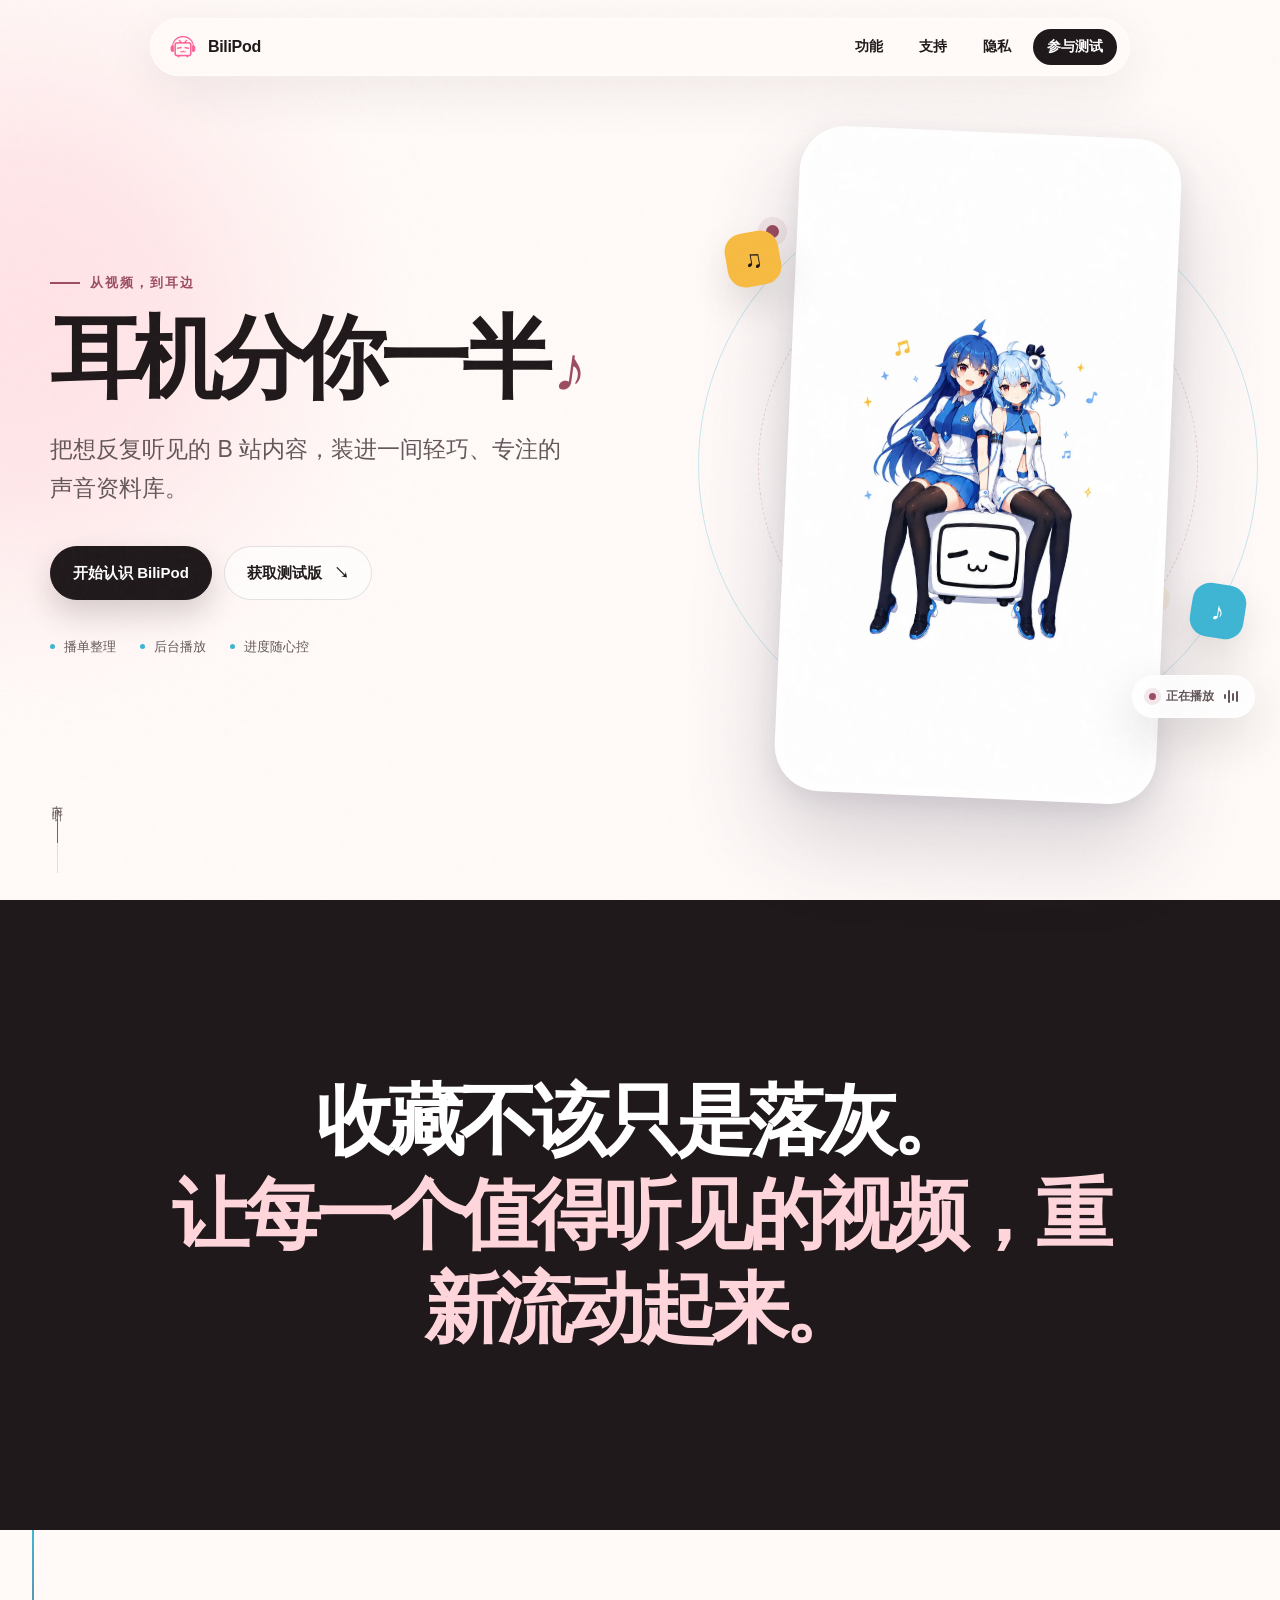
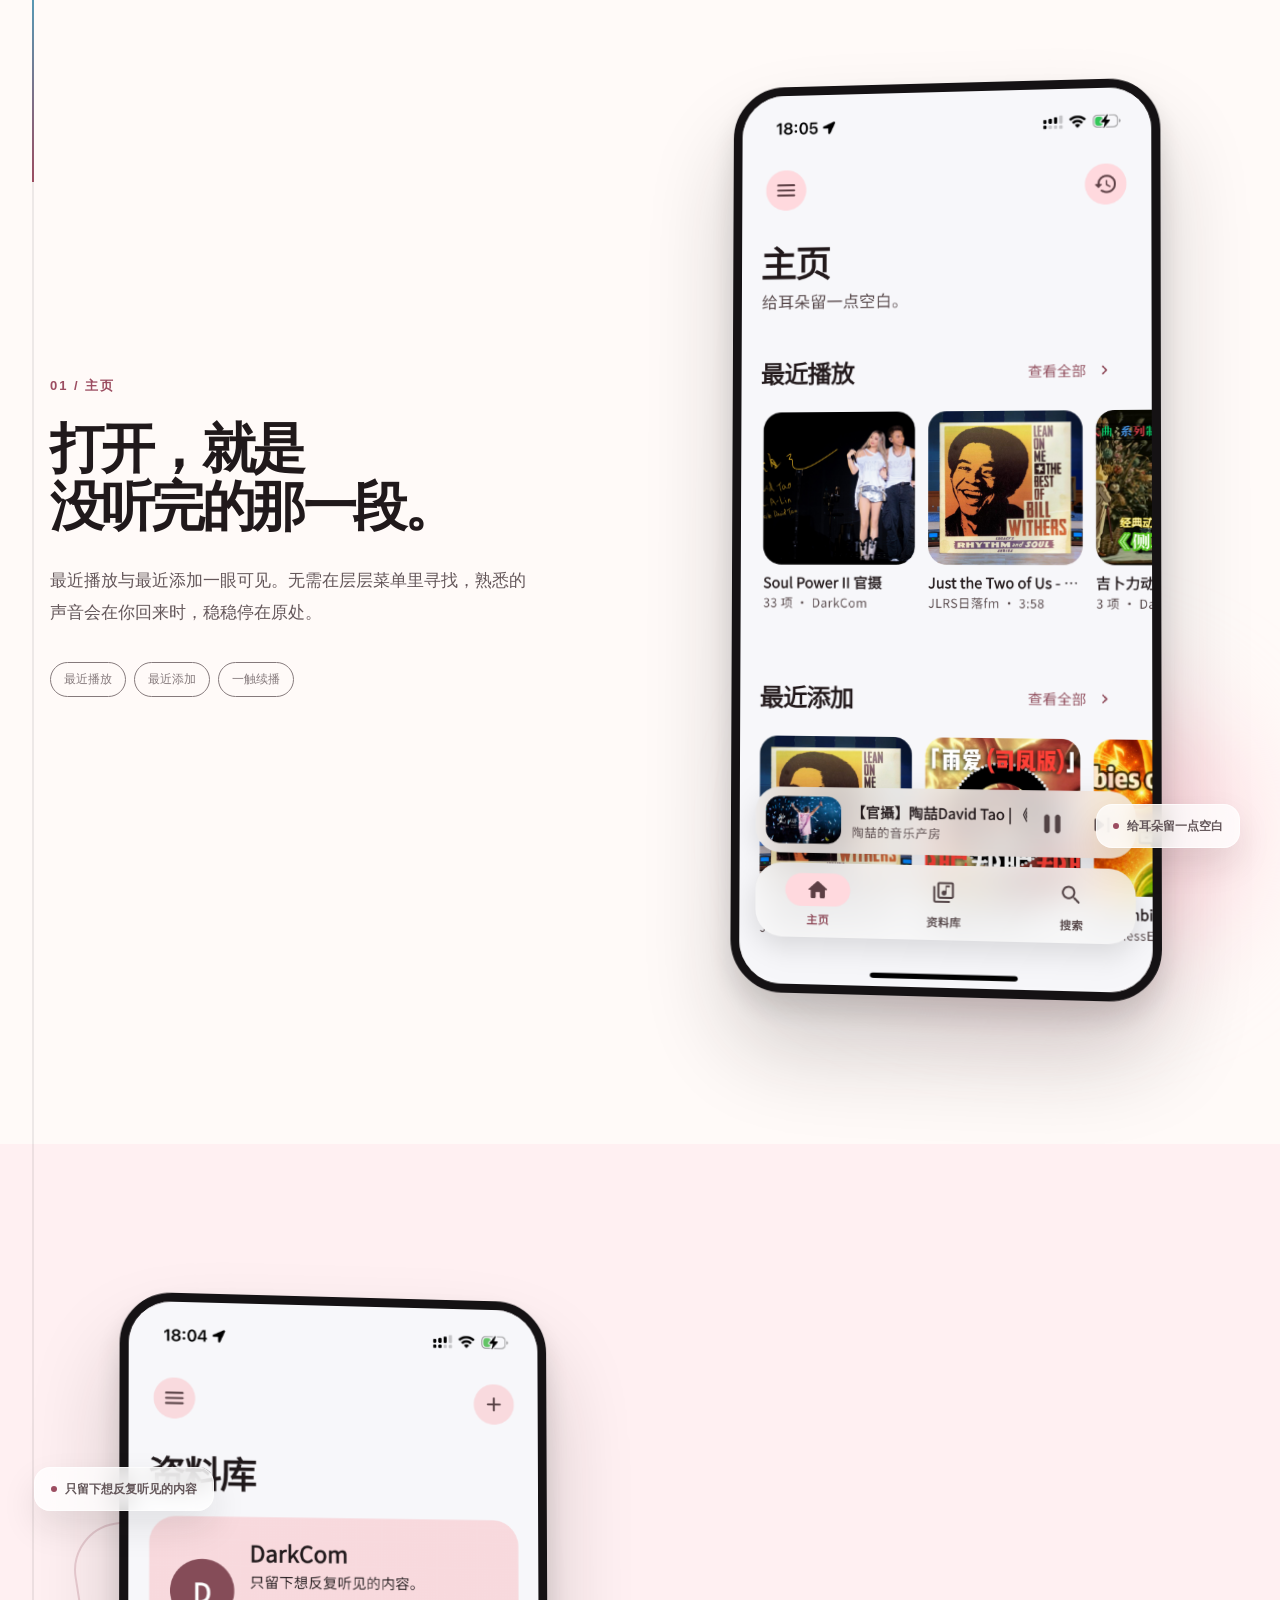
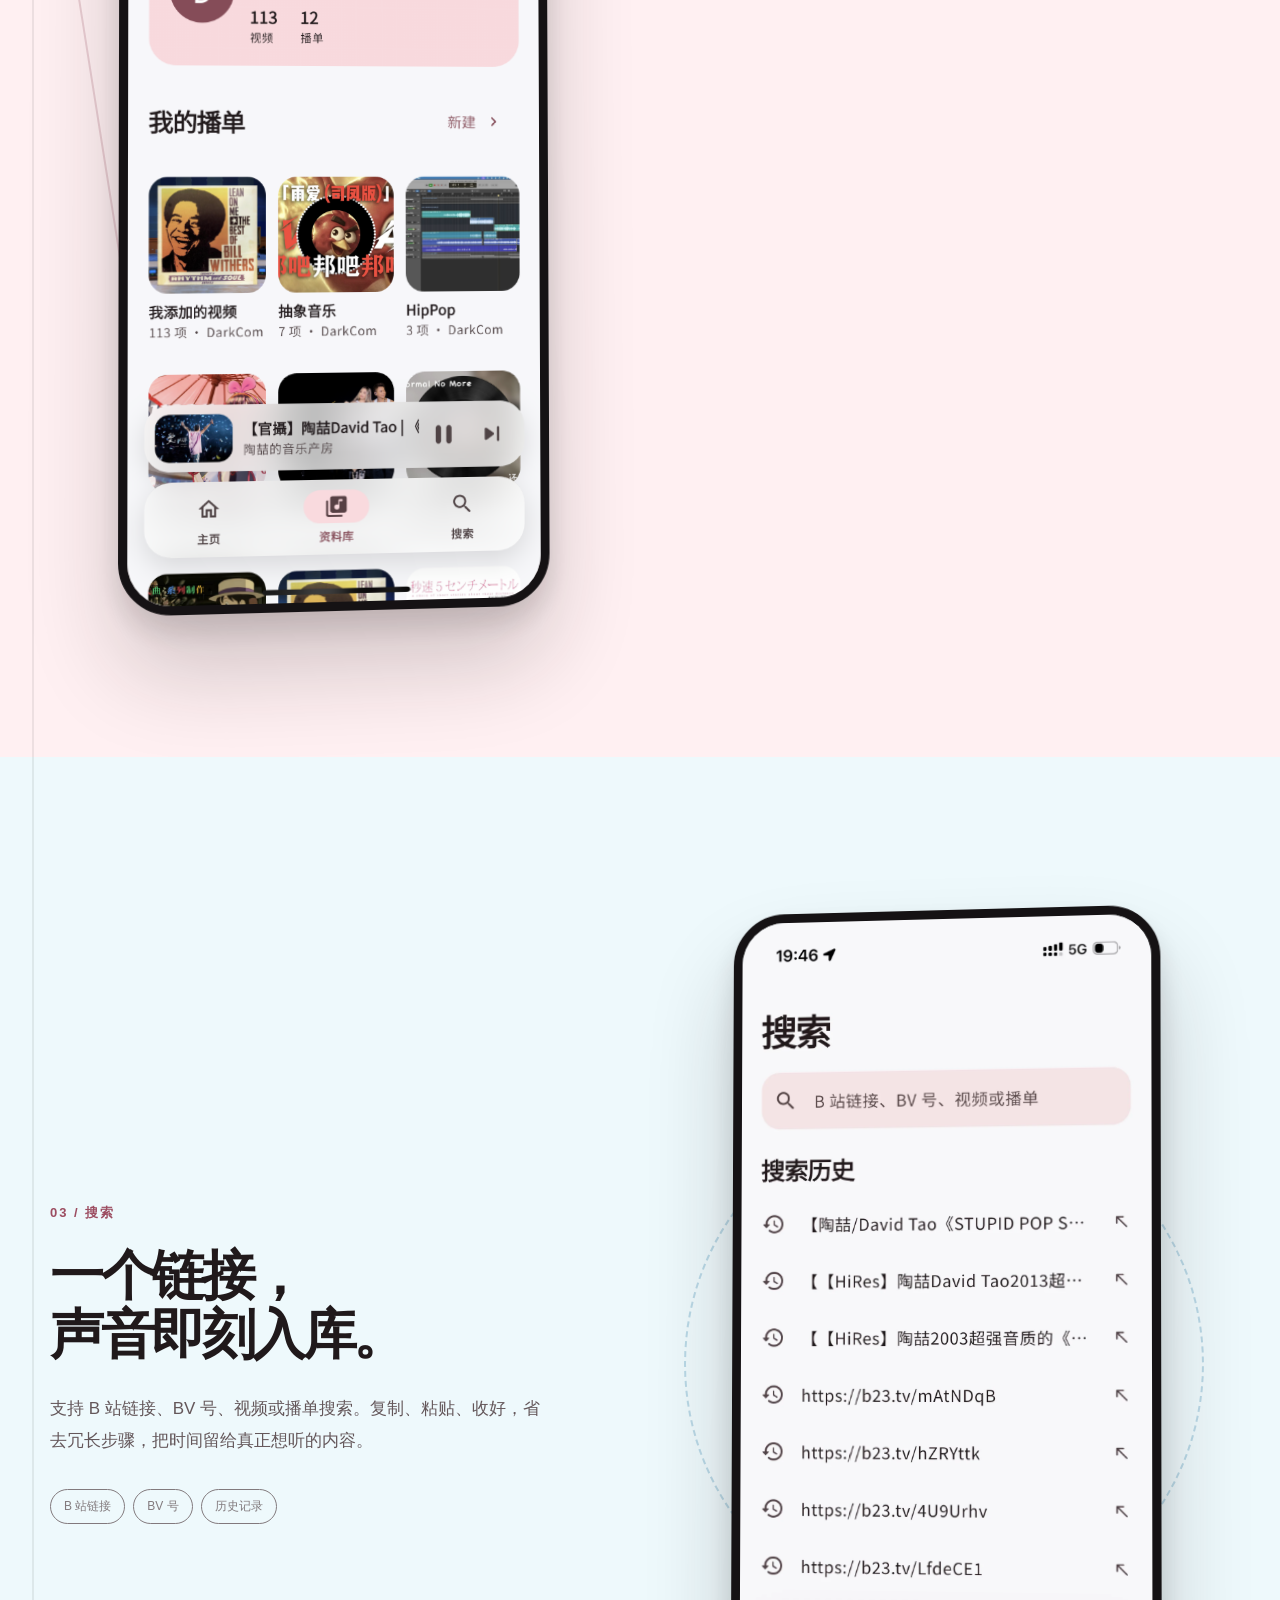
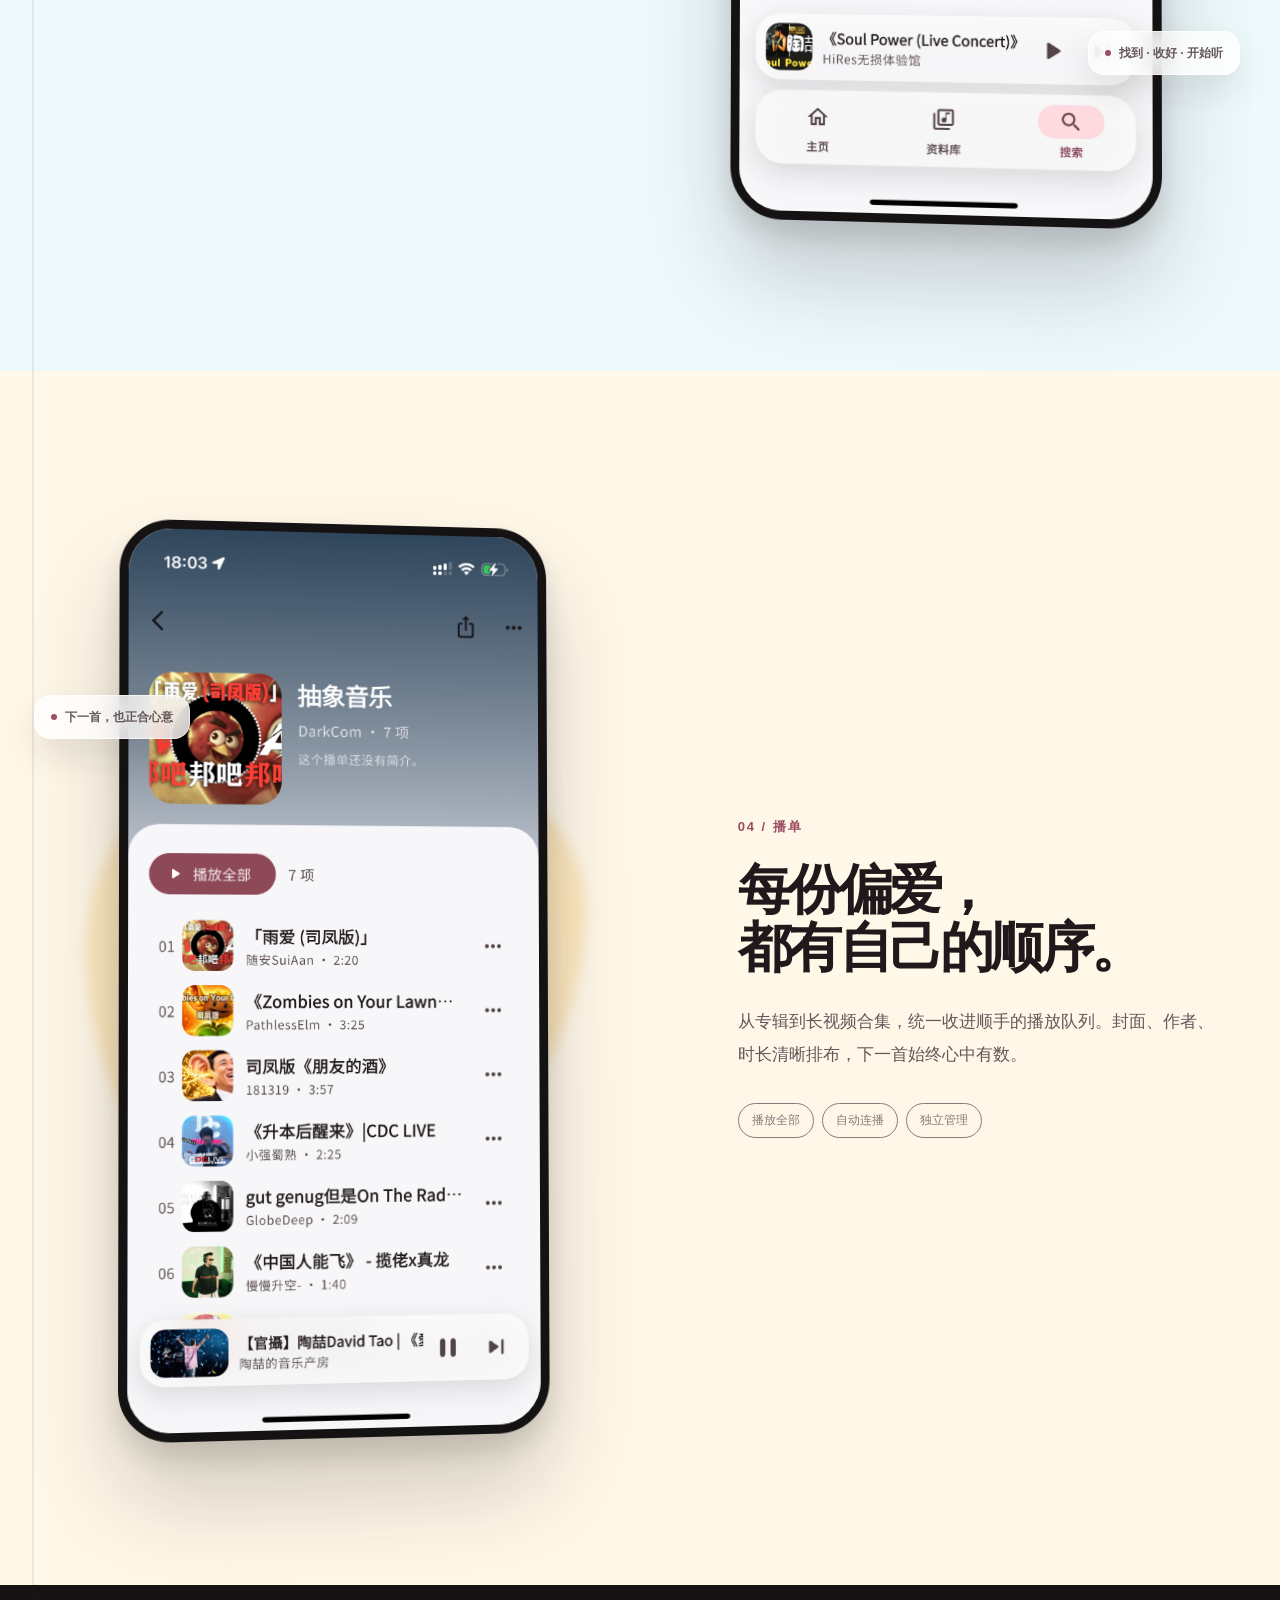
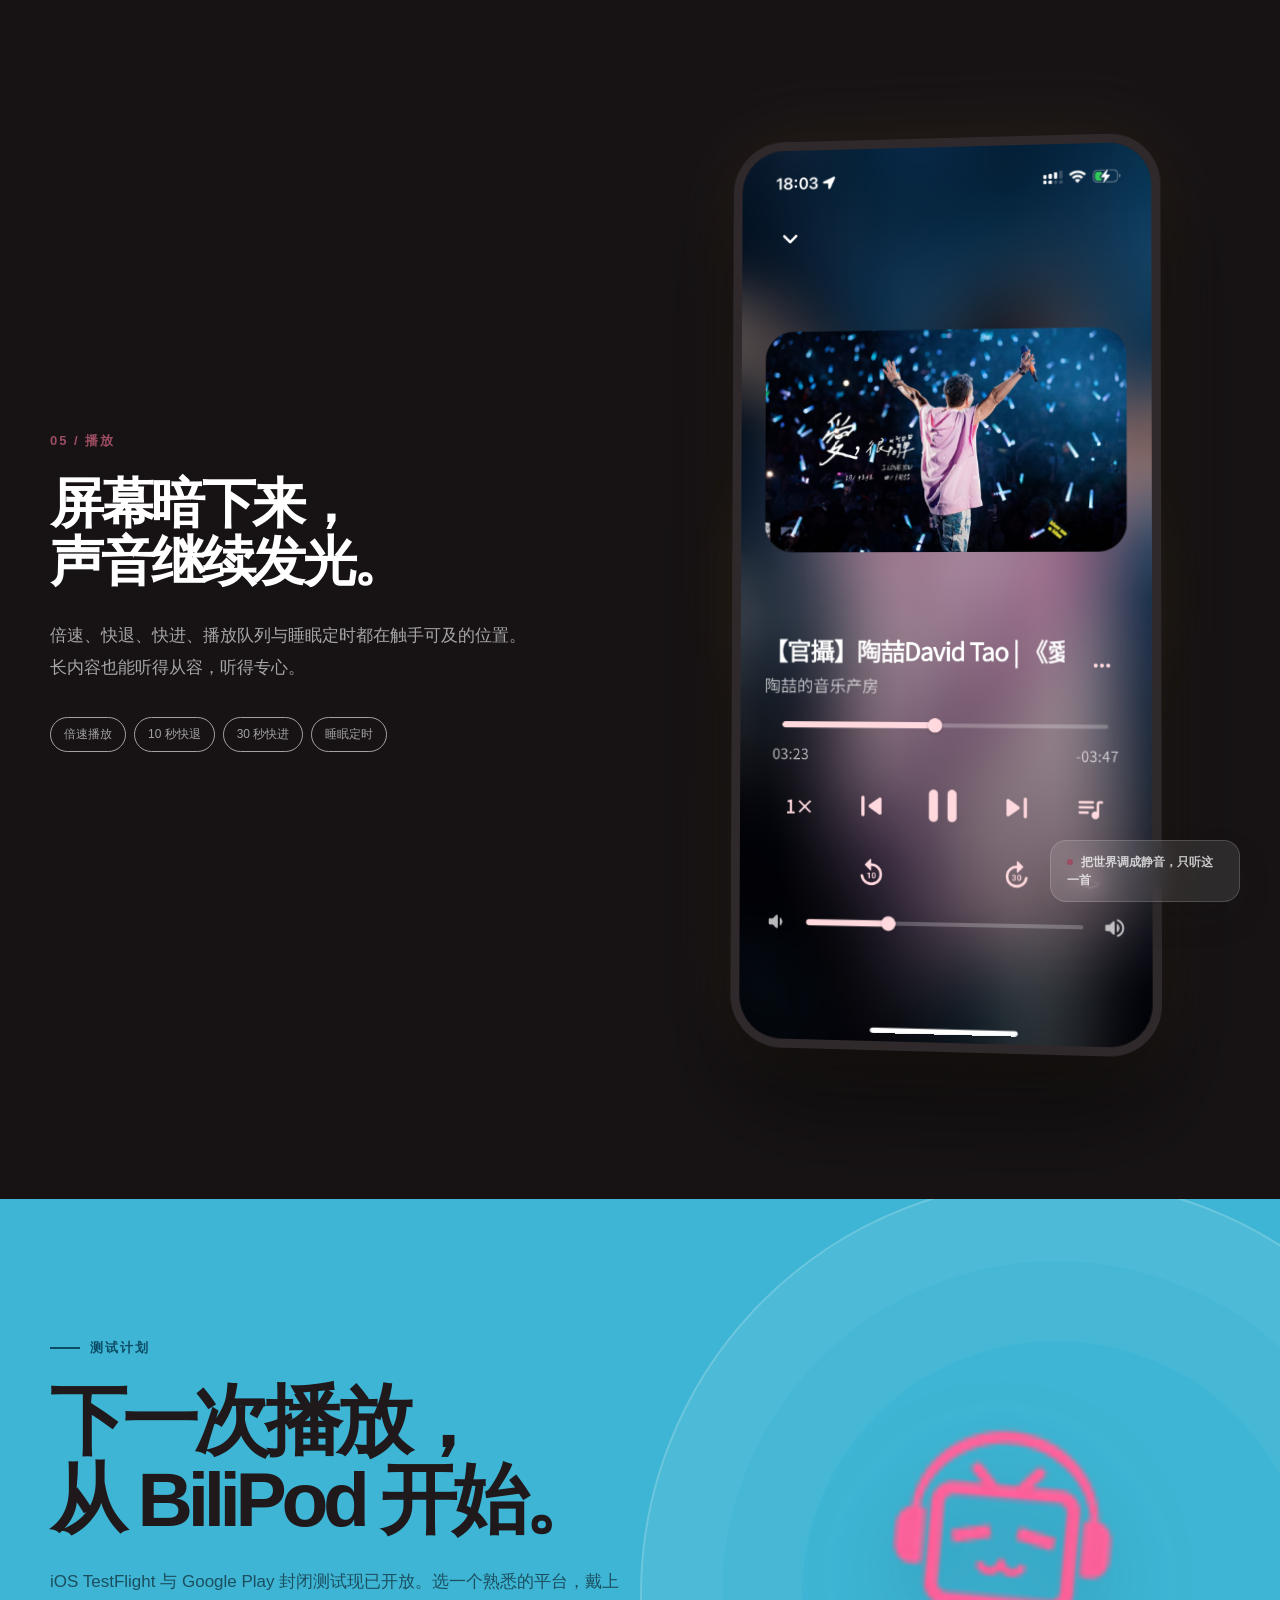
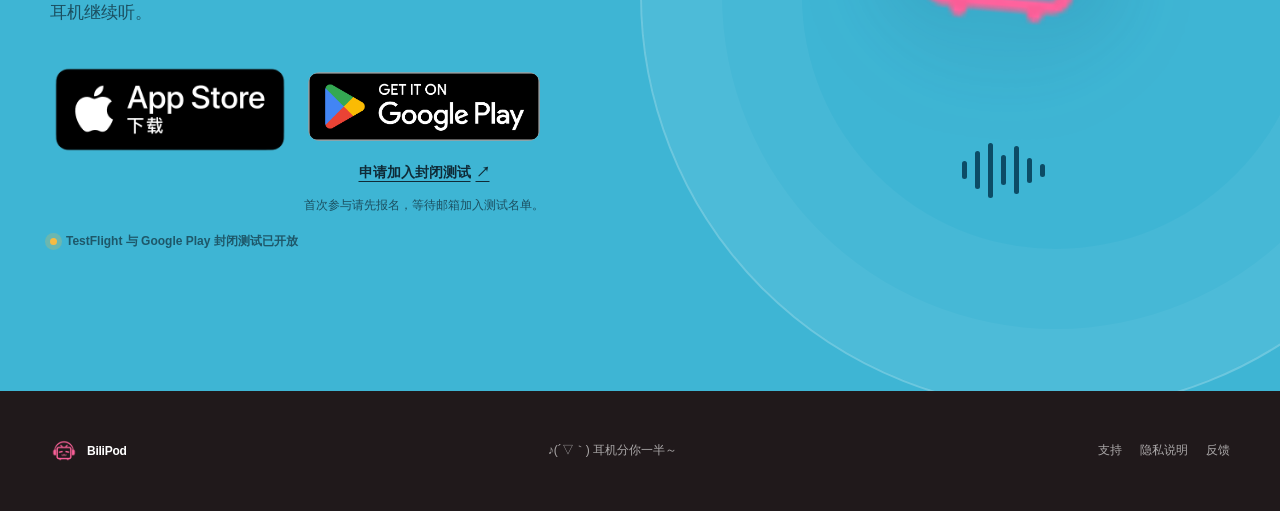
<file: index.html>
<!doctype html>
<html lang="zh-CN">
  <head>
    <meta charset="UTF-8" />
    <meta name="viewport" content="width=device-width, initial-scale=1.0" />
    <meta name="theme-color" content="#fff8f6" />
    <meta
      name="description"
      content="BiliPod，把喜欢的哔哩哔哩视频整理成播单，随时随地，戴上耳机继续听。"
    />
    <title>BiliPod ♪(´▽｀) 耳机分你一半～-BiliPod</title>
    <link rel="icon" type="image/png" href="./favicon.png" />
    <link rel="apple-touch-icon" href="./favicon.png" />
    <link rel="preload" as="image" href="./assets/splashscreen.webp" fetchpriority="high" />
    <link rel="stylesheet" href="./styles.css" />
    <script src="./script.js" defer></script>
  </head>
  <body>
    <a class="skip-link" href="#features">跳到功能介绍</a>

    <header class="site-header" aria-label="网站导航">
      <a class="brand" href="#top" aria-label="返回顶部">
        <img src="./favicon.png" alt="" width="32" height="32" />
        <span>BiliPod</span>
      </a>
      <nav aria-label="页面章节">
        <a class="nav-optional" href="#features">功能</a>
        <a href="./support/">支持</a>
        <a class="nav-optional" href="./privacy/">隐私</a>
        <a class="nav-download" href="#download">参与测试</a>
      </nav>
    </header>

    <main id="top">
      <section class="hero" aria-labelledby="hero-title">
        <div class="hero-copy reveal">
          <div class="eyebrow"><span></span> 从视频，到耳边</div>
          <h1 id="hero-title">耳机分你一半<span class="music-mark">♪</span></h1>
          <p class="hero-lead">
            把想反复听见的 B 站内容，装进一间轻巧、专注的声音资料库。
          </p>
          <div class="hero-actions">
            <a class="button primary" href="#features">开始认识 BiliPod</a>
            <a class="button secondary" href="#download">获取测试版 <span>↘</span></a>
          </div>
          <div class="hero-notes" role="list" aria-label="产品特点">
            <span role="listitem">播单整理</span>
            <span role="listitem">后台播放</span>
            <span role="listitem">进度随心控</span>
          </div>
        </div>

        <div class="hero-visual reveal" role="img" aria-label="BiliPod 开屏插画">
          <div class="orbit orbit-one"></div>
          <div class="orbit orbit-two"></div>
          <div class="splash-card">
            <img src="./assets/splashscreen.webp" width="941" height="1672" alt="BiliPod 开屏插画：两位戴着耳机的女孩坐在小电视上" fetchpriority="high" />
          </div>
          <div class="floating-note note-one" aria-hidden="true">♫</div>
          <div class="floating-note note-two" aria-hidden="true">♪</div>
          <div class="playing-pill" aria-hidden="true">
            <span class="playing-dot"></span>
            <span>正在播放</span>
            <span class="mini-wave"><i></i><i></i><i></i><i></i></span>
          </div>
        </div>

        <div class="scroll-cue" aria-hidden="true"><span>向下听</span><i></i></div>
      </section>

      <section class="manifesto" aria-label="产品简介">
        <p class="reveal">
          收藏不该只是落灰。<br />
          <span>让每一个值得听见的视频，重新流动起来。</span>
        </p>
      </section>

      <section class="feature-story" id="features" aria-label="功能介绍">
        <div class="chapter-line" aria-hidden="true">
          <span class="chapter-progress"></span>
        </div>

        <article class="feature feature-home" id="home">
          <div class="feature-copy reveal">
            <p class="chapter-number">01 / 主页</p>
            <h2>打开，就是<br />没听完的那一段。</h2>
            <p>
              最近播放与最近添加一眼可见。无需在层层菜单里寻找，熟悉的声音会在你回来时，稳稳停在原处。
            </p>
            <ul class="feature-tags" aria-label="主页功能">
              <li>最近播放</li>
              <li>最近添加</li>
              <li>一触续播</li>
            </ul>
          </div>
          <div class="phone-stage reveal">
            <div class="phone-shadow"></div>
            <figure class="phone phone-light">
              <img src="./assets/screens/home-1e6c933986.webp" width="1206" height="2622" alt="BiliPod 主页界面，展示最近播放和最近添加的内容" loading="lazy" />
            </figure>
            <div class="annotation annotation-right">给耳朵留一点空白</div>
          </div>
        </article>

        <article class="feature feature-library" id="library">
          <div class="feature-copy reveal">
            <p class="chapter-number">02 / 资料库</p>
            <h2>喜欢的内容，<br />终于井井有条。</h2>
            <p>
              视频与播单都归入你的个人资料库。按心情、歌手或主题整理，让每次想听都有清晰入口。
            </p>
            <ul class="feature-tags" aria-label="资料库功能">
              <li>自定义播单</li>
              <li>内容归档</li>
              <li>数量概览</li>
            </ul>
          </div>
          <div class="phone-stage reveal">
            <div class="library-card-back" aria-hidden="true"></div>
            <figure class="phone phone-light">
              <img src="./assets/screens/library-2f184ec45a.webp" width="1206" height="2622" alt="BiliPod 资料库界面，展示视频与自建播单" loading="lazy" />
            </figure>
            <div class="annotation annotation-left">只留下想反复听见的内容</div>
          </div>
        </article>

        <article class="feature feature-search" id="search">
          <div class="feature-copy reveal">
            <p class="chapter-number">03 / 搜索</p>
            <h2>一个链接，<br />声音即刻入库。</h2>
            <p>
              支持 B 站链接、BV 号、视频或播单搜索。复制、粘贴、收好，省去冗长步骤，把时间留给真正想听的内容。
            </p>
            <ul class="feature-tags" aria-label="搜索功能">
              <li>B 站链接</li>
              <li>BV 号</li>
              <li>历史记录</li>
            </ul>
          </div>
          <div class="phone-stage reveal">
            <div class="search-loop" aria-hidden="true"></div>
            <figure class="phone phone-light">
              <img src="./assets/screens/search.webp" width="1206" height="2622" alt="BiliPod 搜索界面，可通过 B 站链接、BV 号、视频或播单搜索" loading="lazy" />
            </figure>
            <div class="annotation annotation-right">找到 · 收好 · 开始听</div>
          </div>
        </article>

        <article class="feature feature-playlist" id="playlist">
          <div class="feature-copy reveal">
            <p class="chapter-number">04 / 播单</p>
            <h2>每份偏爱，<br />都有自己的顺序。</h2>
            <p>
              从专辑到长视频合集，统一收进顺手的播放队列。封面、作者、时长清晰排布，下一首始终心中有数。
            </p>
            <ul class="feature-tags" aria-label="播单功能">
              <li>播放全部</li>
              <li>自动连播</li>
              <li>独立管理</li>
            </ul>
          </div>
          <div class="phone-stage reveal">
            <div class="playlist-wash" aria-hidden="true"></div>
            <figure class="phone phone-light">
              <img src="./assets/screens/playlist-8164f5744c.webp" width="1206" height="2622" alt="BiliPod 播单详情界面，展示按顺序排列的音视频内容" loading="lazy" />
            </figure>
            <div class="annotation annotation-left">下一首，也正合心意</div>
          </div>
        </article>

        <article class="feature feature-player" id="player">
          <div class="feature-copy reveal">
            <p class="chapter-number">05 / 播放</p>
            <h2>屏幕暗下来，<br />声音继续发光。</h2>
            <p>
              倍速、快退、快进、播放队列与睡眠定时都在触手可及的位置。长内容也能听得从容，听得专心。
            </p>
            <ul class="feature-tags" aria-label="播放功能">
              <li>倍速播放</li>
              <li>10 秒快退</li>
              <li>30 秒快进</li>
              <li>睡眠定时</li>
            </ul>
          </div>
          <div class="phone-stage reveal">
            <div class="player-glow" aria-hidden="true"></div>
            <figure class="phone phone-dark">
              <img src="./assets/screens/player-66c8e9fb34.webp" width="1206" height="2622" alt="BiliPod 播放界面，包含进度、倍速、快进快退与睡眠定时控制" loading="lazy" />
            </figure>
            <div class="annotation annotation-right annotation-dark">把世界调成静音，只听这一首</div>
          </div>
        </article>
      </section>

      <section class="closing" id="download" aria-labelledby="download-title">
        <div class="closing-orbit" aria-hidden="true"></div>
        <div class="closing-copy reveal">
          <p class="eyebrow"><span></span> 测试计划</p>
          <h2 id="download-title">下一次播放，<br />从 BiliPod 开始。</h2>
          <p>iOS TestFlight 与 Google Play 封闭测试现已开放。选一个熟悉的平台，戴上耳机继续听。</p>
          <div class="download-badges" role="group" aria-label="测试版下载入口">
            <a
              class="download-badge"
              href="https://testflight.apple.com/join/SYKjtbpe"
              target="_blank"
              rel="noopener noreferrer"
              aria-label="通过 TestFlight 参与 BiliPod iOS 测试（在新窗口打开）"
            >
              <img src="./assets/app-store-badge.png" alt="通过 TestFlight 下载 BiliPod iOS 测试版" />
            </a>
            <div class="android-download">
              <a
                class="download-badge"
                href="https://play.google.com/apps/testing/com.wangzehan.bilipod"
                target="_blank"
                rel="noopener noreferrer"
                aria-label="通过 Google Play 参与 BiliPod Android 封闭测试（在新窗口打开）"
              >
                <img src="./assets/google-play-badge-transparent.png" alt="在 Google Play 下载 BiliPod Android 测试版" />
              </a>
              <a
                class="test-application"
                href="https://wj.qq.com/s2/28402579/y84z/"
                target="_blank"
                rel="noopener noreferrer"
                aria-label="申请加入 BiliPod Android 封闭测试（在新窗口打开）"
              >申请加入封闭测试 <span aria-hidden="true">↗</span></a>
              <p class="test-application-note">首次参与请先报名，等待邮箱加入测试名单。</p>
            </div>
          </div>
          <p class="availability"><span></span> TestFlight 与 Google Play 封闭测试已开放</p>
        </div>
        <div class="closing-art reveal" aria-hidden="true">
          <img src="./favicon.png" alt="" />
          <div class="closing-wave"><i></i><i></i><i></i><i></i><i></i><i></i><i></i></div>
        </div>
      </section>
    </main>

    <footer>
      <a class="brand" href="#top">
        <img src="./favicon.png" alt="" width="28" height="28" />
        <span>BiliPod</span>
      </a>
      <p>♪(´▽｀) 耳机分你一半～</p>
      <nav class="footer-links" aria-label="帮助与政策">
        <a href="./support/">支持</a>
        <a href="./privacy/">隐私说明</a>
        <a href="mailto:feedback@bilipod.com">反馈</a>
      </nav>
    </footer>
  </body>
</html>
</file>
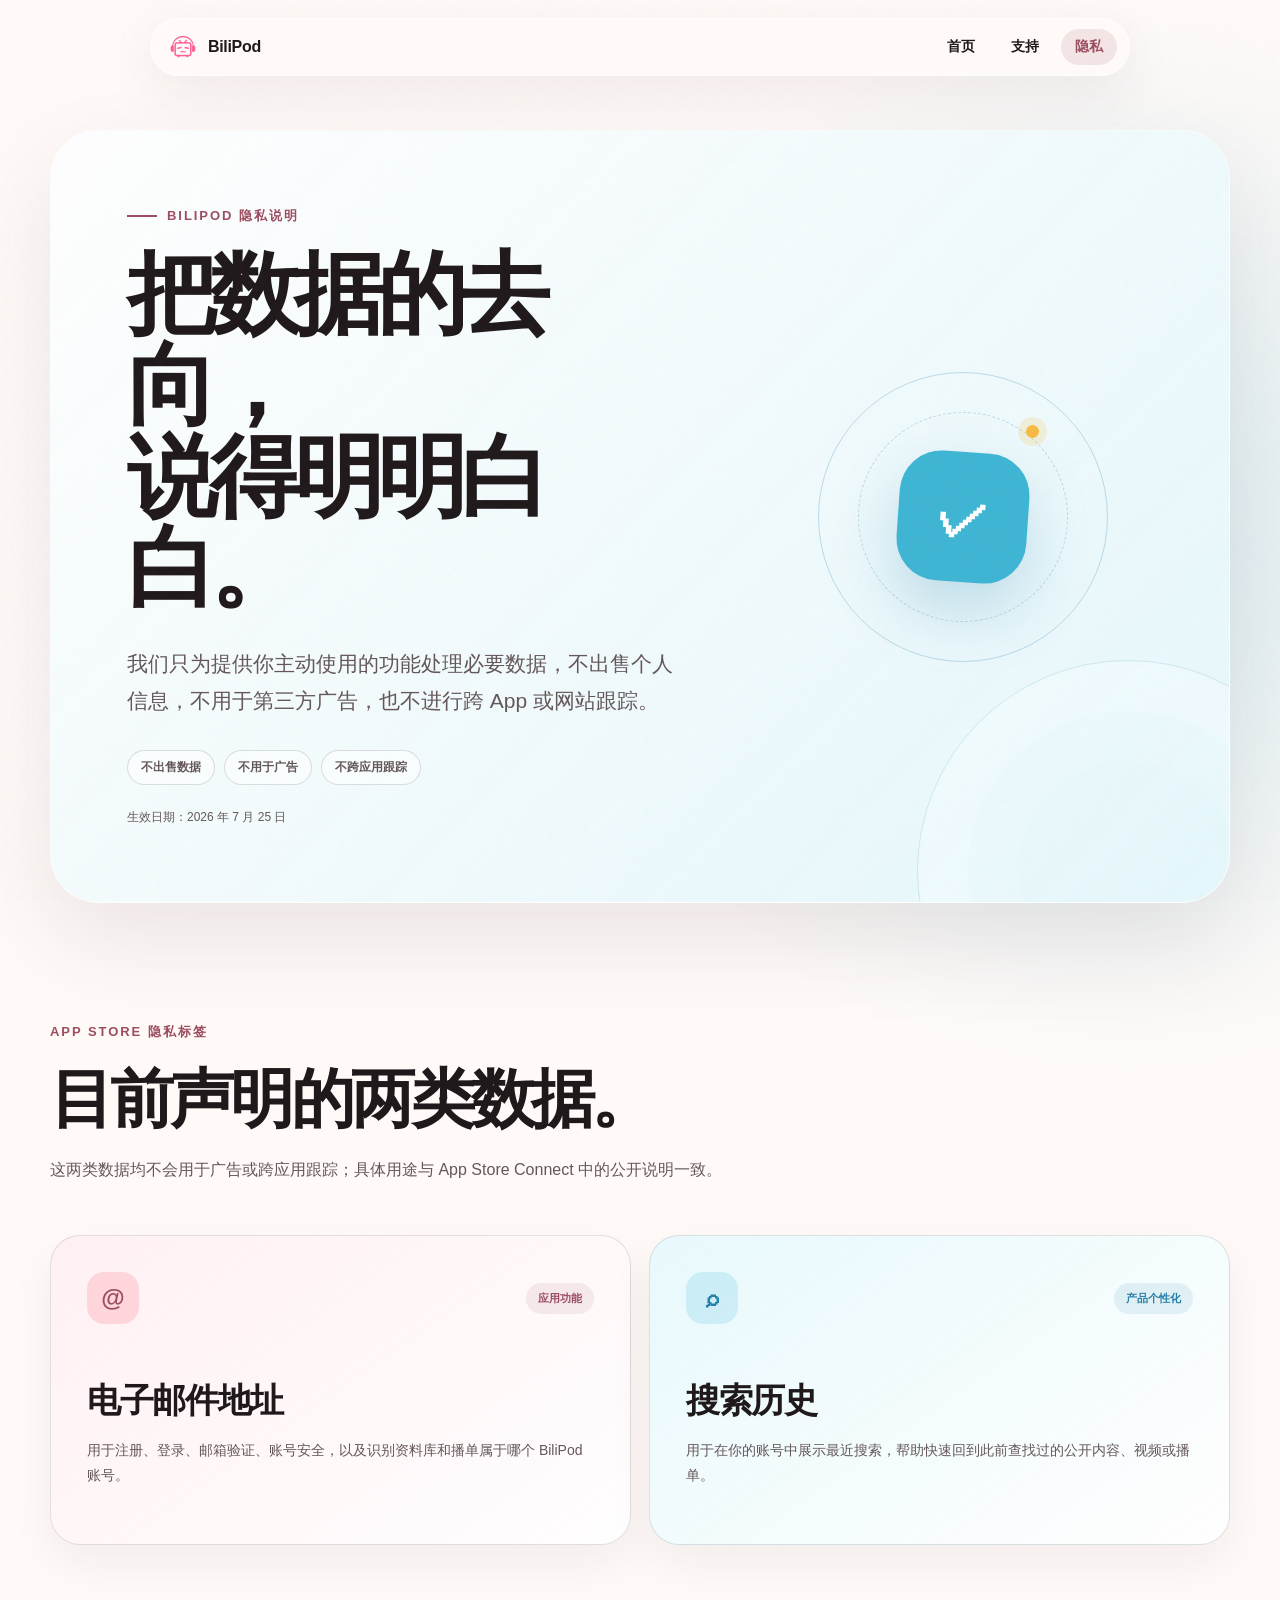
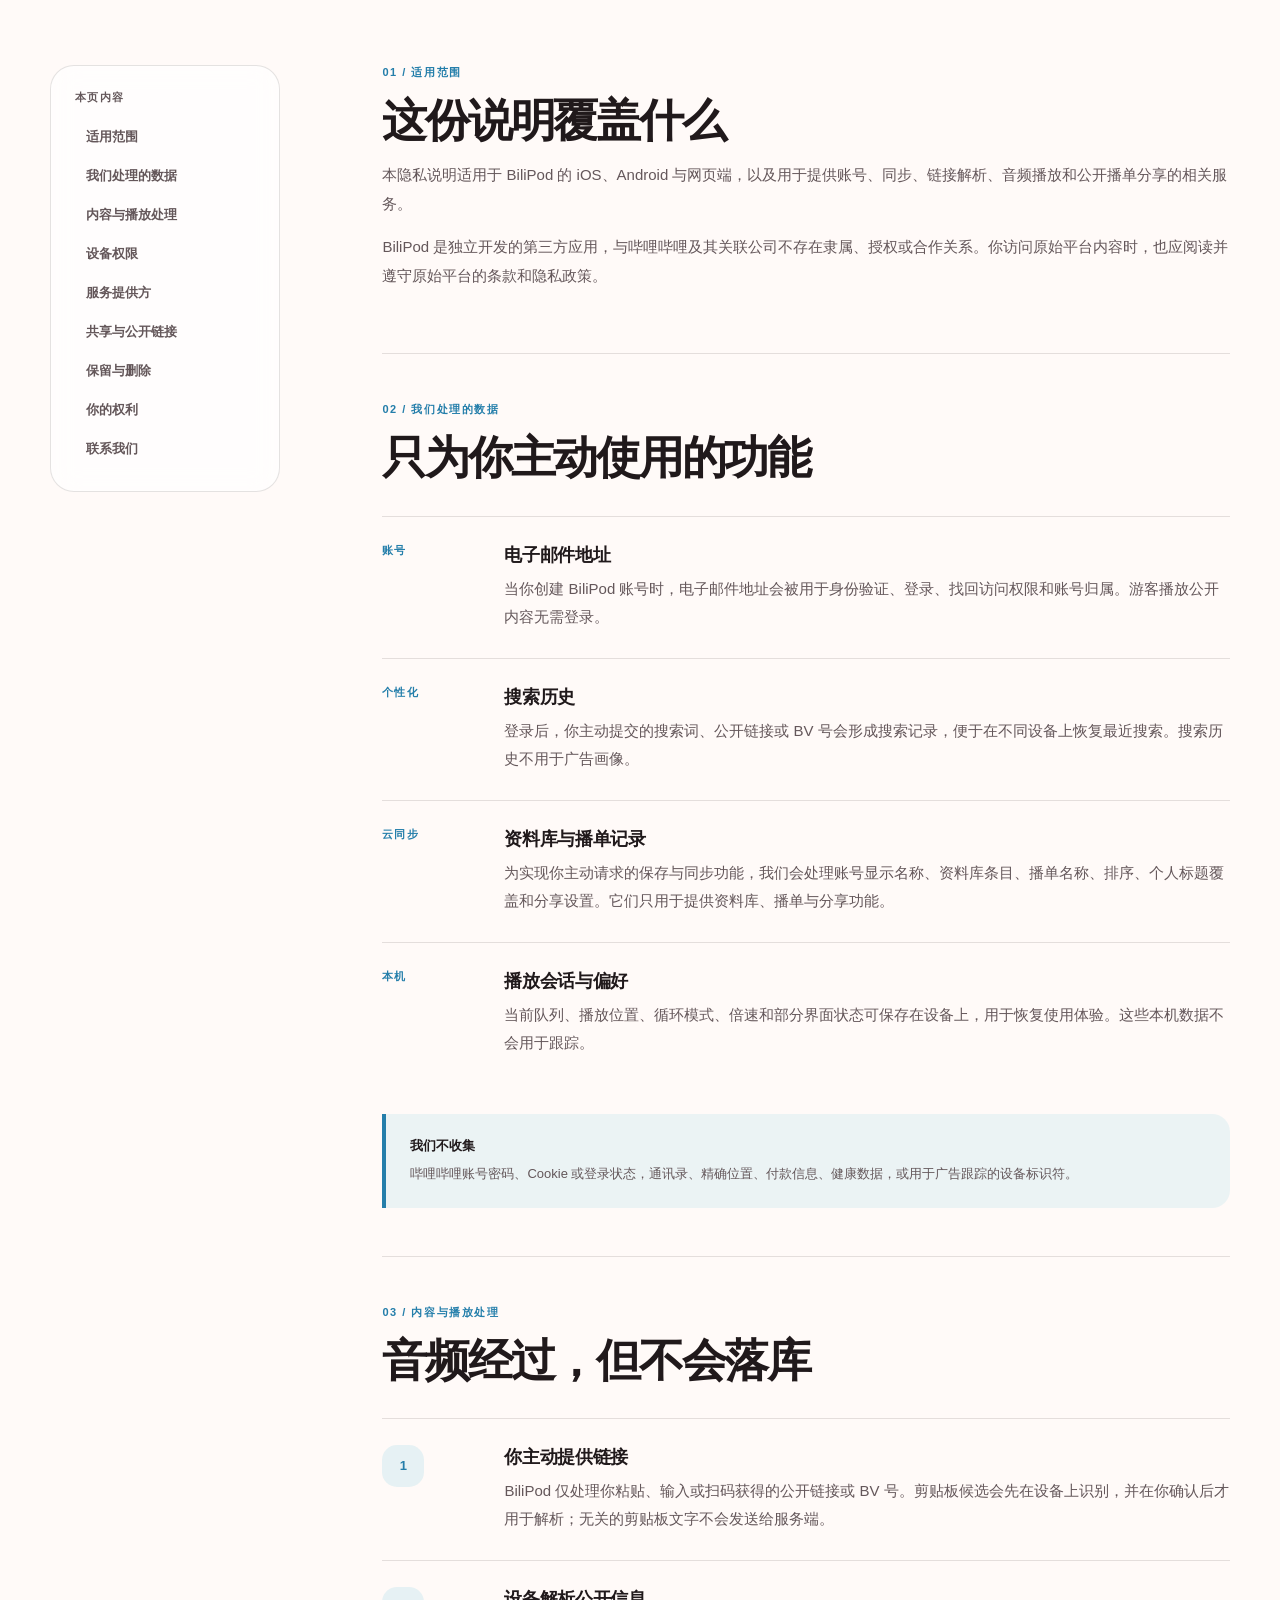
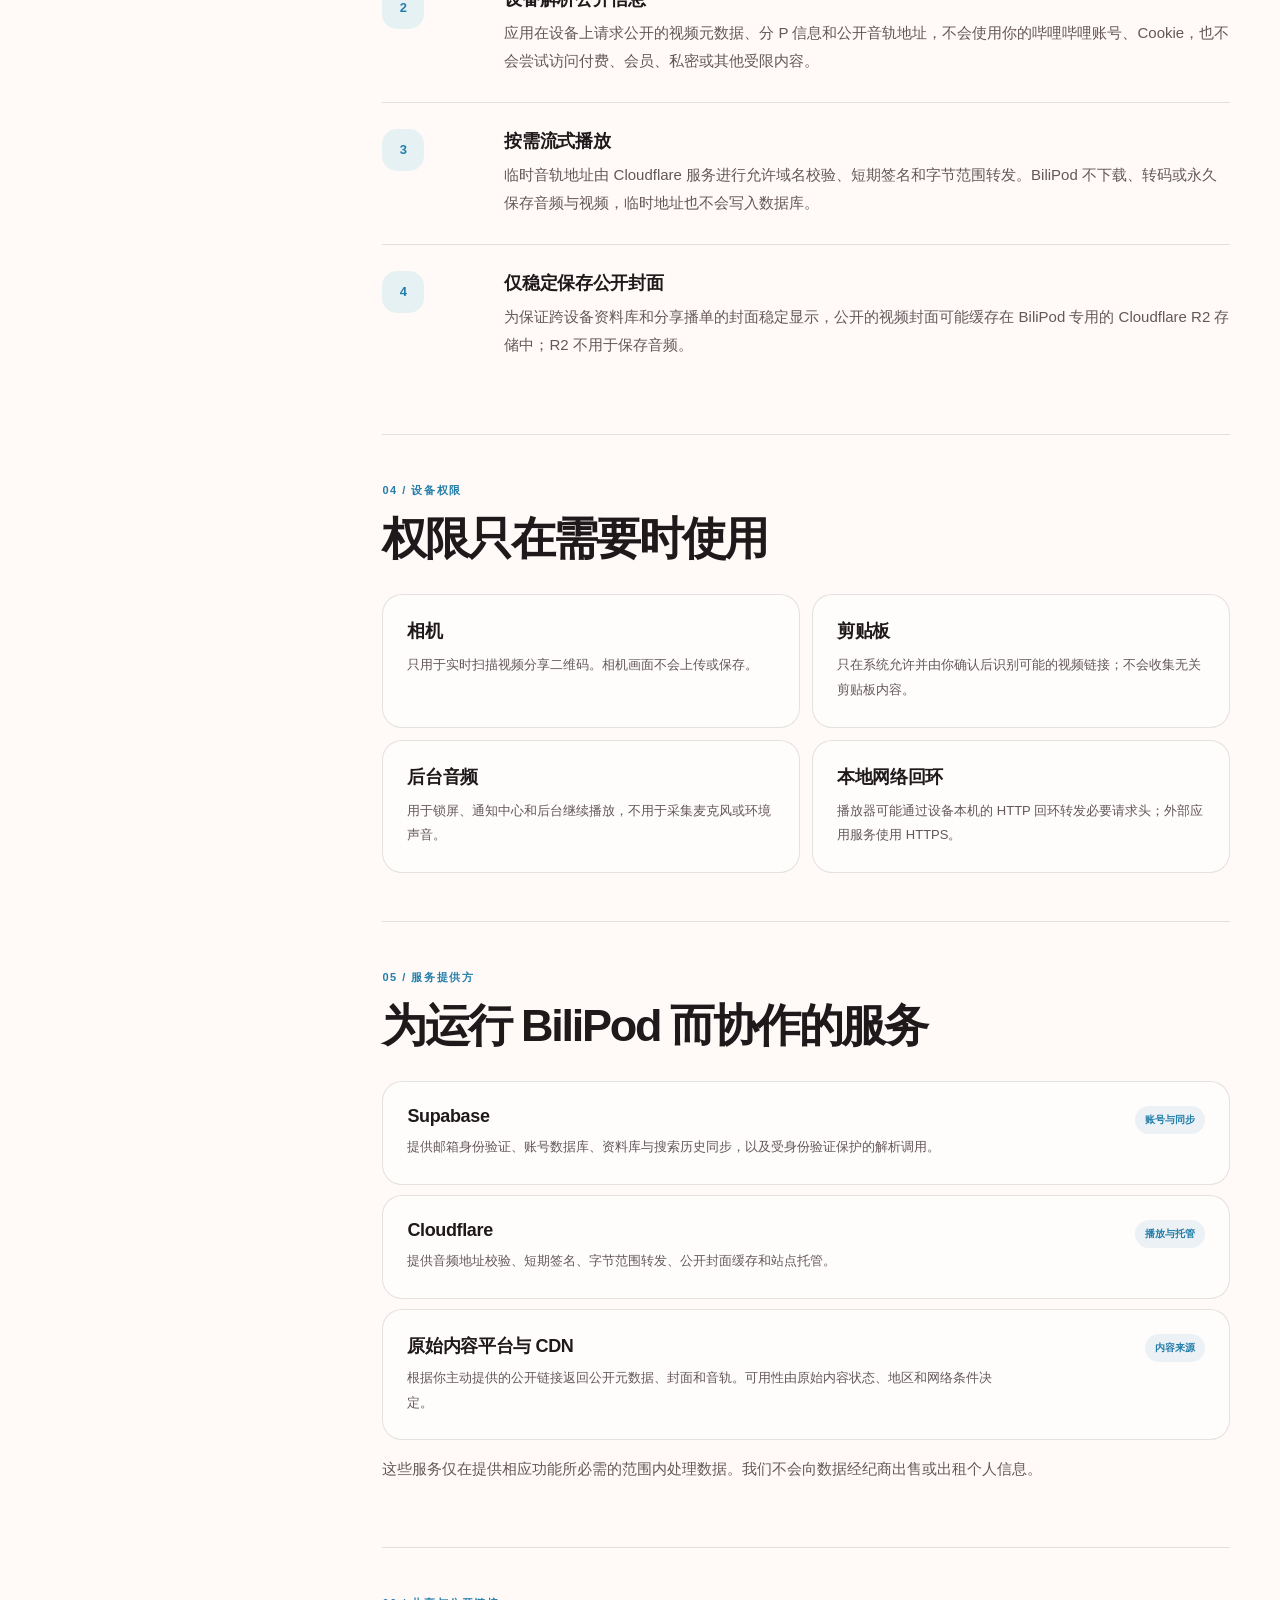
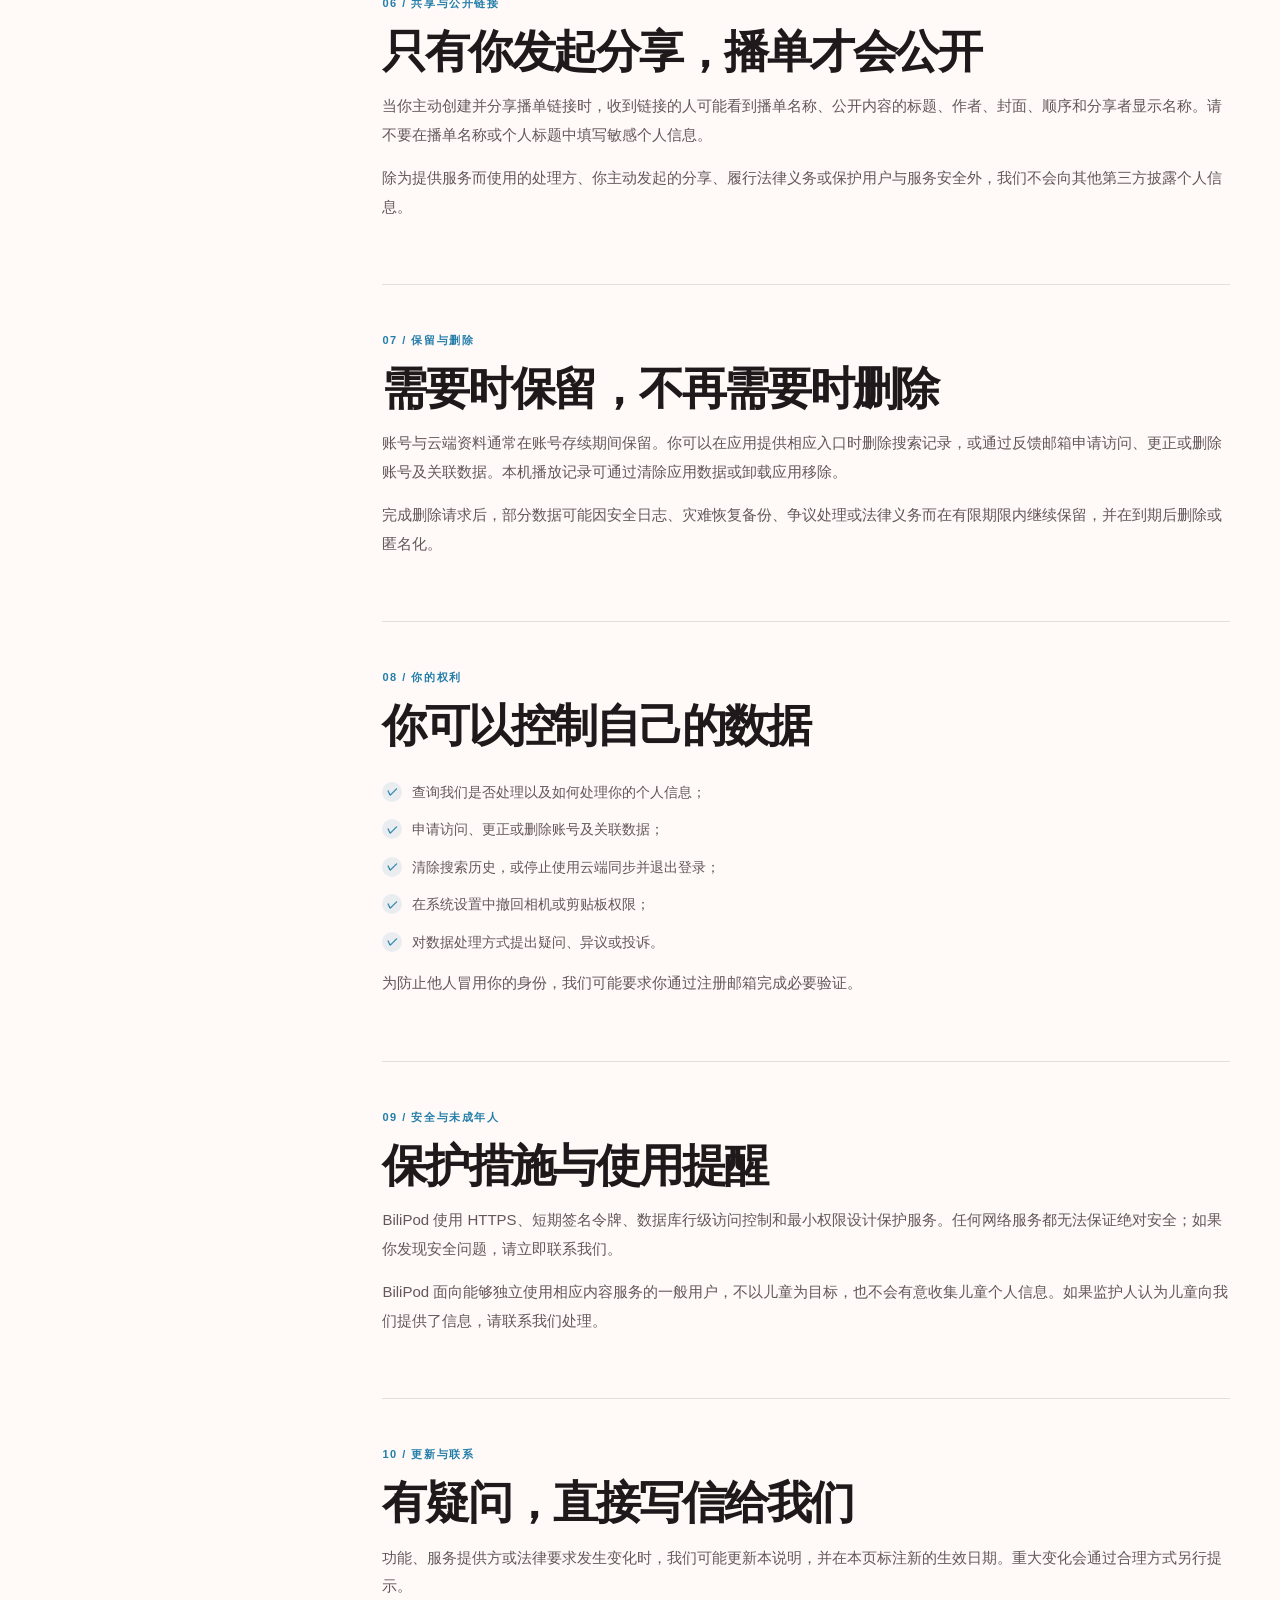
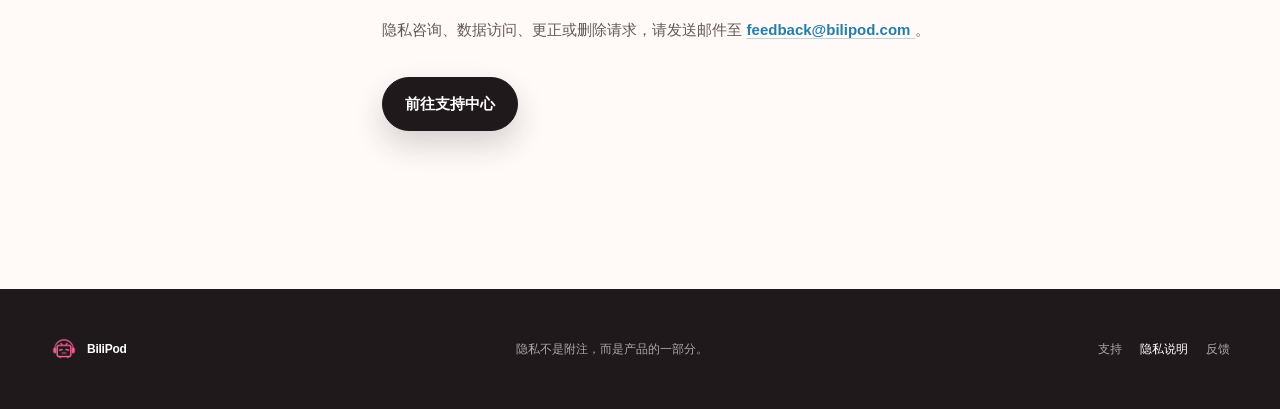
<file: privacy/index.html>
<!doctype html>
<html lang="zh-CN">
  <head>
    <meta charset="UTF-8" />
    <meta name="viewport" content="width=device-width, initial-scale=1.0" />
    <meta name="theme-color" content="#eef9fc" />
    <meta
      name="description"
      content="了解 BiliPod 如何处理电子邮件地址、搜索历史、资料库、播放链接和应用权限，以及如何提出隐私请求。"
    />
    <link rel="canonical" href="https://bilipod.com/privacy/" />
    <meta property="og:title" content="BiliPod 隐私说明" />
    <meta
      property="og:description"
      content="清楚说明电子邮件地址、搜索历史和 BiliPod 功能数据的处理方式。"
    />
    <meta property="og:type" content="website" />
    <meta property="og:url" content="https://bilipod.com/privacy/" />
    <title>隐私说明｜BiliPod</title>
    <link rel="icon" type="image/png" href="../favicon.png" />
    <link rel="apple-touch-icon" href="../favicon.png" />
    <link rel="stylesheet" href="../styles.css" />
    <script src="../script.js" defer></script>
  </head>
  <body class="legal-page privacy-page">
    <a class="skip-link" href="#content">跳到隐私说明</a>

    <header class="site-header" aria-label="网站导航">
      <a class="brand" href="../" aria-label="返回 BiliPod 首页">
        <img src="../favicon.png" alt="" width="32" height="32" />
        <span>BiliPod</span>
      </a>
      <nav aria-label="页面导航">
        <a href="../">首页</a>
        <a href="../support/">支持</a>
        <a class="nav-current" href="./" aria-current="page">隐私</a>
      </nav>
    </header>

    <main class="legal-main" id="content">
      <section class="legal-hero privacy-hero" aria-labelledby="privacy-title">
        <div class="legal-hero-copy reveal">
          <p class="eyebrow"><span></span> BiliPod 隐私说明</p>
          <h1 id="privacy-title">把数据的去向，<br />说得明明白白。</h1>
          <p class="legal-lead">
            我们只为提供你主动使用的功能处理必要数据，不出售个人信息，不用于第三方广告，也不进行跨 App 或网站跟踪。
          </p>
          <div class="legal-chips" role="list" aria-label="隐私承诺">
            <span role="listitem">不出售数据</span>
            <span role="listitem">不用于广告</span>
            <span role="listitem">不跨应用跟踪</span>
          </div>
          <p class="effective-date">
            生效日期：<time datetime="2026-07-25">2026 年 7 月 25 日</time>
          </p>
        </div>
        <div class="privacy-signal reveal" aria-hidden="true">
          <span class="signal-ring signal-ring-one"></span>
          <span class="signal-ring signal-ring-two"></span>
          <span class="signal-core">✓</span>
        </div>
      </section>

      <section class="privacy-overview" aria-labelledby="privacy-overview-title">
        <div class="section-heading reveal">
          <p class="chapter-number">App Store 隐私标签</p>
          <h2 id="privacy-overview-title">目前声明的两类数据。</h2>
          <p>
            这两类数据均不会用于广告或跨应用跟踪；具体用途与 App Store Connect 中的公开说明一致。
          </p>
        </div>
        <div class="data-card-grid">
          <article class="data-card reveal">
            <div class="data-card-top">
              <span class="data-icon" aria-hidden="true">@</span>
              <span class="purpose-pill">应用功能</span>
            </div>
            <h3>电子邮件地址</h3>
            <p>
              用于注册、登录、邮箱验证、账号安全，以及识别资料库和播单属于哪个 BiliPod 账号。
            </p>
          </article>
          <article class="data-card reveal">
            <div class="data-card-top">
              <span class="data-icon search-data-icon" aria-hidden="true">⌕</span>
              <span class="purpose-pill purpose-blue">产品个性化</span>
            </div>
            <h3>搜索历史</h3>
            <p>
              用于在你的账号中展示最近搜索，帮助快速回到此前查找过的公开内容、视频或播单。
            </p>
          </article>
        </div>
      </section>

      <div class="legal-layout privacy-layout">
        <aside class="legal-toc reveal" aria-label="隐私说明目录">
          <p>本页内容</p>
          <nav aria-label="隐私说明内容">
            <a href="#scope">适用范围</a>
            <a href="#collection">我们处理的数据</a>
            <a href="#media">内容与播放处理</a>
            <a href="#permissions">设备权限</a>
            <a href="#providers">服务提供方</a>
            <a href="#sharing">共享与公开链接</a>
            <a href="#retention">保留与删除</a>
            <a href="#rights">你的权利</a>
            <a href="#contact">联系我们</a>
          </nav>
        </aside>

        <article class="legal-article">
          <section id="scope" class="reveal">
            <p class="section-kicker">01 / 适用范围</p>
            <h2>这份说明覆盖什么</h2>
            <p>
              本隐私说明适用于 BiliPod 的 iOS、Android 与网页端，以及用于提供账号、同步、链接解析、音频播放和公开播单分享的相关服务。
            </p>
            <p>
              BiliPod 是独立开发的第三方应用，与哔哩哔哩及其关联公司不存在隶属、授权或合作关系。你访问原始平台内容时，也应阅读并遵守原始平台的条款和隐私政策。
            </p>
          </section>

          <section id="collection" class="reveal">
            <p class="section-kicker">02 / 我们处理的数据</p>
            <h2>只为你主动使用的功能</h2>
            <div class="privacy-detail-list">
              <article>
                <span>账号</span>
                <div>
                  <h3>电子邮件地址</h3>
                  <p>
                    当你创建 BiliPod 账号时，电子邮件地址会被用于身份验证、登录、找回访问权限和账号归属。游客播放公开内容无需登录。
                  </p>
                </div>
              </article>
              <article>
                <span>个性化</span>
                <div>
                  <h3>搜索历史</h3>
                  <p>
                    登录后，你主动提交的搜索词、公开链接或 BV 号会形成搜索记录，便于在不同设备上恢复最近搜索。搜索历史不用于广告画像。
                  </p>
                </div>
              </article>
              <article>
                <span>云同步</span>
                <div>
                  <h3>资料库与播单记录</h3>
                  <p>
                    为实现你主动请求的保存与同步功能，我们会处理账号显示名称、资料库条目、播单名称、排序、个人标题覆盖和分享设置。它们只用于提供资料库、播单与分享功能。
                  </p>
                </div>
              </article>
              <article>
                <span>本机</span>
                <div>
                  <h3>播放会话与偏好</h3>
                  <p>
                    当前队列、播放位置、循环模式、倍速和部分界面状态可保存在设备上，用于恢复使用体验。这些本机数据不会用于跟踪。
                  </p>
                </div>
              </article>
            </div>
            <div class="notice notice-cool">
              <strong>我们不收集</strong>
              <p>
                哔哩哔哩账号密码、Cookie 或登录状态，通讯录、精确位置、付款信息、健康数据，或用于广告跟踪的设备标识符。
              </p>
            </div>
          </section>

          <section id="media" class="reveal">
            <p class="section-kicker">03 / 内容与播放处理</p>
            <h2>音频经过，但不会落库</h2>
            <div class="flow-list" role="list" aria-label="播放数据处理流程">
              <article role="listitem">
                <span>1</span>
                <div>
                  <h3>你主动提供链接</h3>
                  <p>
                    BiliPod 仅处理你粘贴、输入或扫码获得的公开链接或 BV 号。剪贴板候选会先在设备上识别，并在你确认后才用于解析；无关的剪贴板文字不会发送给服务端。
                  </p>
                </div>
              </article>
              <article role="listitem">
                <span>2</span>
                <div>
                  <h3>设备解析公开信息</h3>
                  <p>
                    应用在设备上请求公开的视频元数据、分 P 信息和公开音轨地址，不会使用你的哔哩哔哩账号、Cookie，也不会尝试访问付费、会员、私密或其他受限内容。
                  </p>
                </div>
              </article>
              <article role="listitem">
                <span>3</span>
                <div>
                  <h3>按需流式播放</h3>
                  <p>
                    临时音轨地址由 Cloudflare 服务进行允许域名校验、短期签名和字节范围转发。BiliPod 不下载、转码或永久保存音频与视频，临时地址也不会写入数据库。
                  </p>
                </div>
              </article>
              <article role="listitem">
                <span>4</span>
                <div>
                  <h3>仅稳定保存公开封面</h3>
                  <p>
                    为保证跨设备资料库和分享播单的封面稳定显示，公开的视频封面可能缓存在 BiliPod 专用的 Cloudflare R2 存储中；R2 不用于保存音频。
                  </p>
                </div>
              </article>
            </div>
          </section>

          <section id="permissions" class="reveal">
            <p class="section-kicker">04 / 设备权限</p>
            <h2>权限只在需要时使用</h2>
            <div class="service-grid">
              <article>
                <h3>相机</h3>
                <p>只用于实时扫描视频分享二维码。相机画面不会上传或保存。</p>
              </article>
              <article>
                <h3>剪贴板</h3>
                <p>只在系统允许并由你确认后识别可能的视频链接；不会收集无关剪贴板内容。</p>
              </article>
              <article>
                <h3>后台音频</h3>
                <p>用于锁屏、通知中心和后台继续播放，不用于采集麦克风或环境声音。</p>
              </article>
              <article>
                <h3>本地网络回环</h3>
                <p>播放器可能通过设备本机的 HTTP 回环转发必要请求头；外部应用服务使用 HTTPS。</p>
              </article>
            </div>
          </section>

          <section id="providers" class="reveal">
            <p class="section-kicker">05 / 服务提供方</p>
            <h2>为运行 BiliPod 而协作的服务</h2>
            <div class="provider-list">
              <article>
                <div>
                  <h3>Supabase</h3>
                  <p>提供邮箱身份验证、账号数据库、资料库与搜索历史同步，以及受身份验证保护的解析调用。</p>
                </div>
                <span>账号与同步</span>
              </article>
              <article>
                <div>
                  <h3>Cloudflare</h3>
                  <p>提供音频地址校验、短期签名、字节范围转发、公开封面缓存和站点托管。</p>
                </div>
                <span>播放与托管</span>
              </article>
              <article>
                <div>
                  <h3>原始内容平台与 CDN</h3>
                  <p>根据你主动提供的公开链接返回公开元数据、封面和音轨。可用性由原始内容状态、地区和网络条件决定。</p>
                </div>
                <span>内容来源</span>
              </article>
            </div>
            <p>
              这些服务仅在提供相应功能所必需的范围内处理数据。我们不会向数据经纪商出售或出租个人信息。
            </p>
          </section>

          <section id="sharing" class="reveal">
            <p class="section-kicker">06 / 共享与公开链接</p>
            <h2>只有你发起分享，播单才会公开</h2>
            <p>
              当你主动创建并分享播单链接时，收到链接的人可能看到播单名称、公开内容的标题、作者、封面、顺序和分享者显示名称。请不要在播单名称或个人标题中填写敏感个人信息。
            </p>
            <p>
              除为提供服务而使用的处理方、你主动发起的分享、履行法律义务或保护用户与服务安全外，我们不会向其他第三方披露个人信息。
            </p>
          </section>

          <section id="retention" class="reveal">
            <p class="section-kicker">07 / 保留与删除</p>
            <h2>需要时保留，不再需要时删除</h2>
            <p>
              账号与云端资料通常在账号存续期间保留。你可以在应用提供相应入口时删除搜索记录，或通过反馈邮箱申请访问、更正或删除账号及关联数据。本机播放记录可通过清除应用数据或卸载应用移除。
            </p>
            <p>
              完成删除请求后，部分数据可能因安全日志、灾难恢复备份、争议处理或法律义务而在有限期限内继续保留，并在到期后删除或匿名化。
            </p>
          </section>

          <section id="rights" class="reveal">
            <p class="section-kicker">08 / 你的权利</p>
            <h2>你可以控制自己的数据</h2>
            <ul class="check-list">
              <li>查询我们是否处理以及如何处理你的个人信息；</li>
              <li>申请访问、更正或删除账号及关联数据；</li>
              <li>清除搜索历史，或停止使用云端同步并退出登录；</li>
              <li>在系统设置中撤回相机或剪贴板权限；</li>
              <li>对数据处理方式提出疑问、异议或投诉。</li>
            </ul>
            <p>
              为防止他人冒用你的身份，我们可能要求你通过注册邮箱完成必要验证。
            </p>
          </section>

          <section id="security" class="reveal">
            <p class="section-kicker">09 / 安全与未成年人</p>
            <h2>保护措施与使用提醒</h2>
            <p>
              BiliPod 使用 HTTPS、短期签名令牌、数据库行级访问控制和最小权限设计保护服务。任何网络服务都无法保证绝对安全；如果你发现安全问题，请立即联系我们。
            </p>
            <p>
              BiliPod 面向能够独立使用相应内容服务的一般用户，不以儿童为目标，也不会有意收集儿童个人信息。如果监护人认为儿童向我们提供了信息，请联系我们处理。
            </p>
          </section>

          <section id="contact" class="reveal">
            <p class="section-kicker">10 / 更新与联系</p>
            <h2>有疑问，直接写信给我们</h2>
            <p>
              功能、服务提供方或法律要求发生变化时，我们可能更新本说明，并在本页标注新的生效日期。重大变化会通过合理方式另行提示。
            </p>
            <p>
              隐私咨询、数据访问、更正或删除请求，请发送邮件至
              <a
                href="mailto:feedback@bilipod.com?subject=BiliPod%20%E9%9A%90%E7%A7%81%E8%AF%B7%E6%B1%82"
              >
                feedback@bilipod.com
              </a>
              。
            </p>
            <a class="button primary" href="../support/">前往支持中心</a>
          </section>
        </article>
      </div>
    </main>

    <footer>
      <a class="brand" href="../">
        <img src="../favicon.png" alt="" width="28" height="28" />
        <span>BiliPod</span>
      </a>
      <p>隐私不是附注，而是产品的一部分。</p>
      <nav class="footer-links" aria-label="帮助与政策">
        <a href="../support/">支持</a>
        <a href="./" aria-current="page">隐私说明</a>
        <a href="mailto:feedback@bilipod.com">反馈</a>
      </nav>
    </footer>
  </body>
</html>
</file>
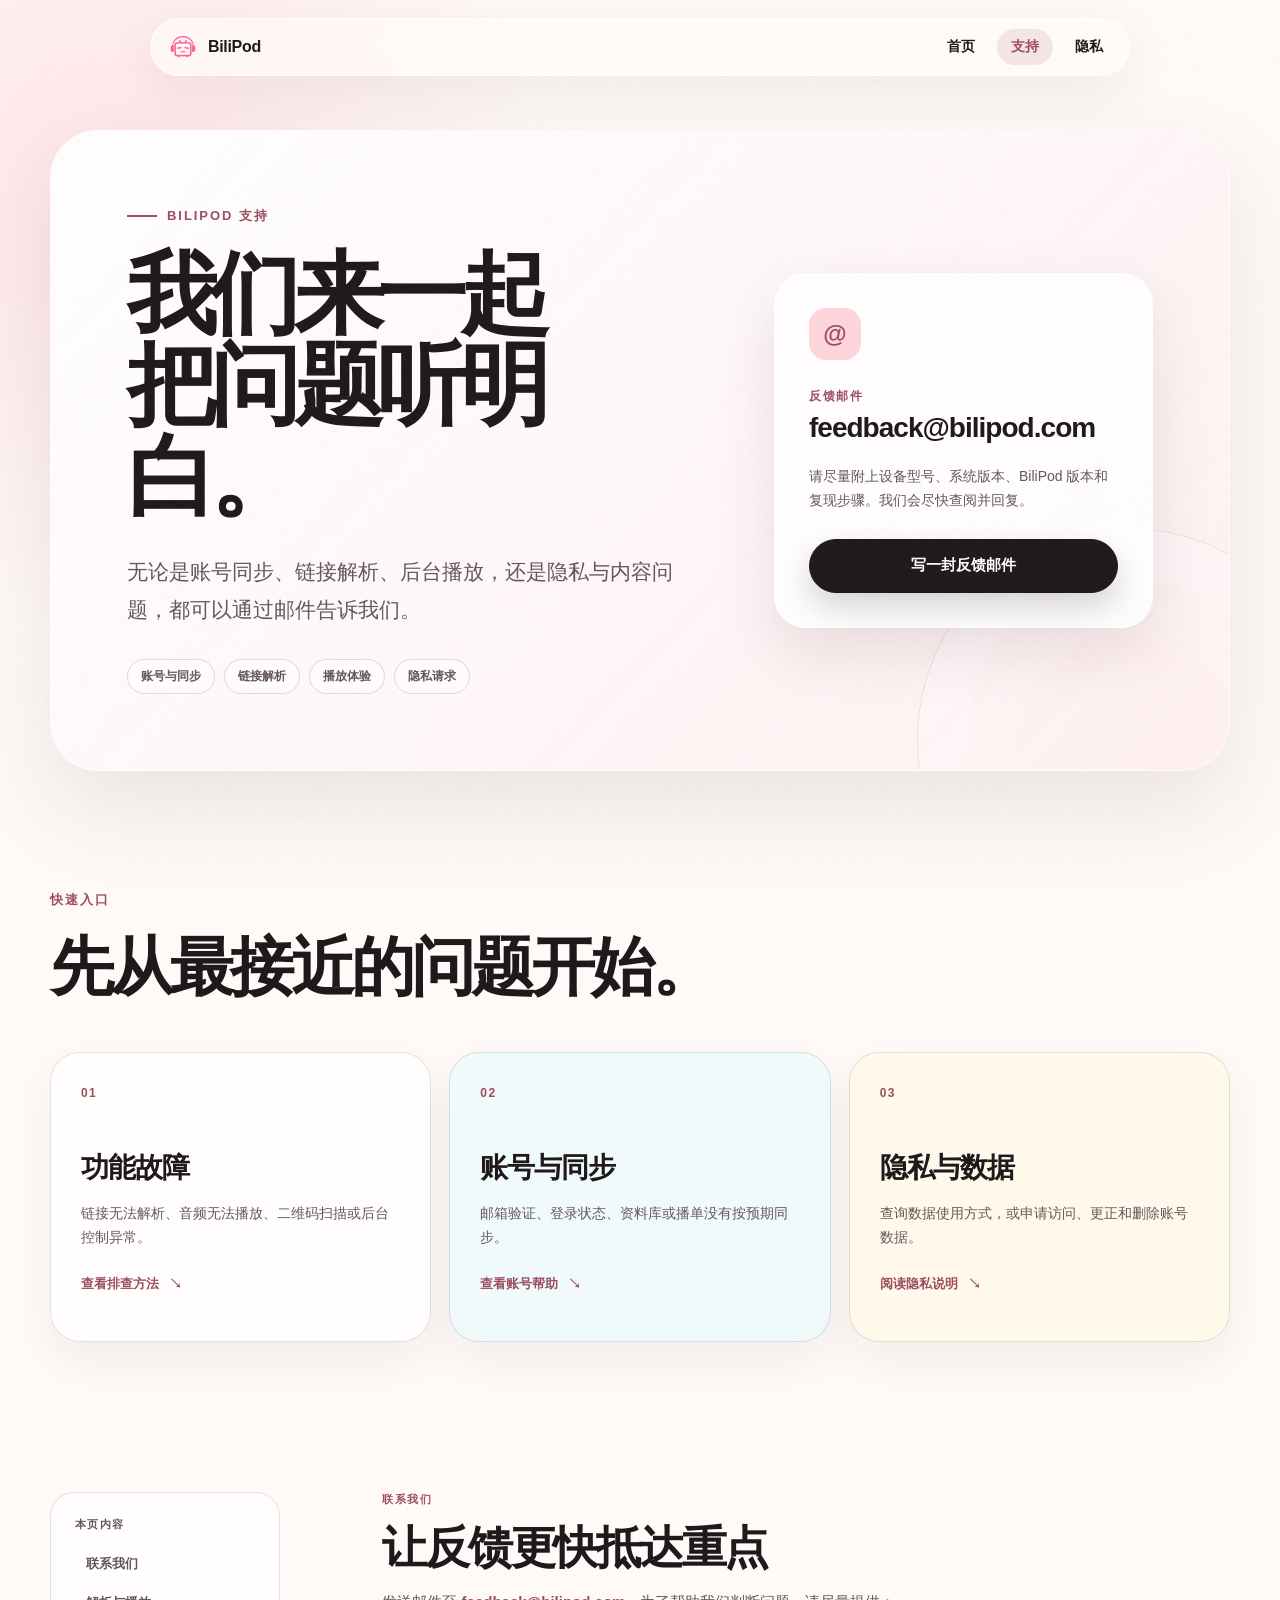
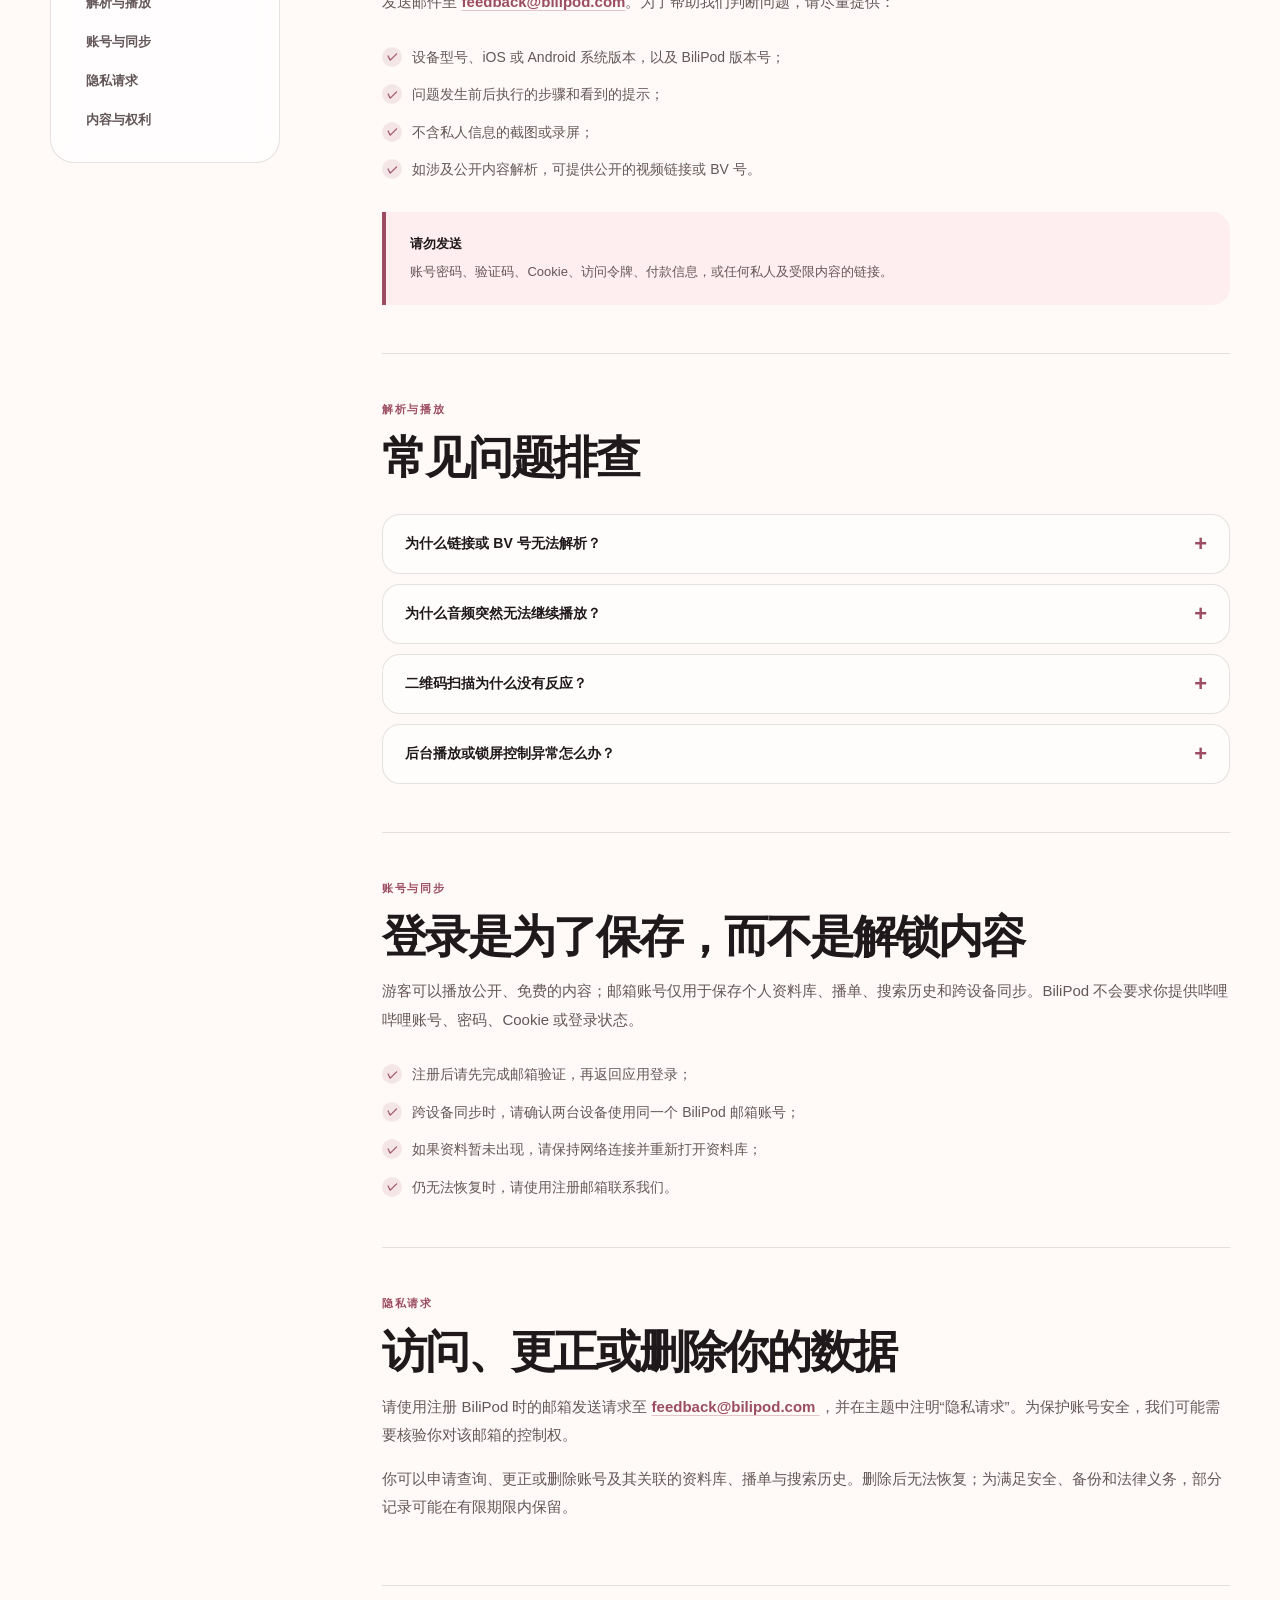
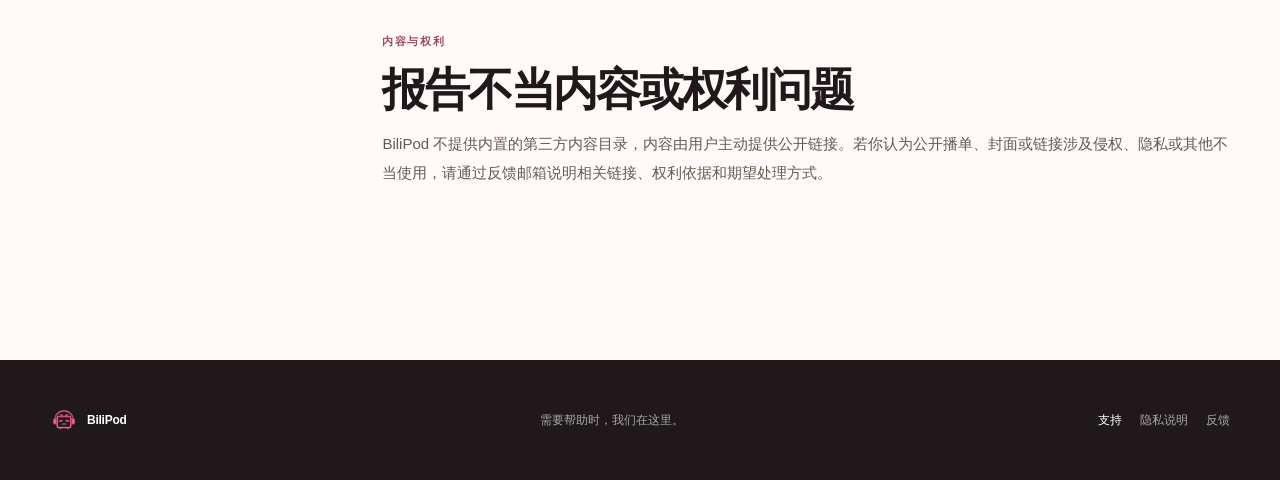
<file: support/index.html>
<!doctype html>
<html lang="zh-CN">
  <head>
    <meta charset="UTF-8" />
    <meta name="viewport" content="width=device-width, initial-scale=1.0" />
    <meta name="theme-color" content="#fff8f6" />
    <meta
      name="description"
      content="BiliPod 支持中心：获取账号、同步、解析、播放和隐私问题的帮助，或发送邮件联系开发者。"
    />
    <link rel="canonical" href="https://bilipod.com/support/" />
    <meta property="og:title" content="BiliPod 支持中心" />
    <meta
      property="og:description"
      content="遇到账号、同步、解析或播放问题？查看常见解答，或发送邮件联系我们。"
    />
    <meta property="og:type" content="website" />
    <meta property="og:url" content="https://bilipod.com/support/" />
    <title>支持中心｜BiliPod</title>
    <link rel="icon" type="image/png" href="../favicon.png" />
    <link rel="apple-touch-icon" href="../favicon.png" />
    <link rel="stylesheet" href="../styles.css" />
    <script src="../script.js" defer></script>
  </head>
  <body class="legal-page support-page">
    <a class="skip-link" href="#content">跳到支持内容</a>

    <header class="site-header" aria-label="网站导航">
      <a class="brand" href="../" aria-label="返回 BiliPod 首页">
        <img src="../favicon.png" alt="" width="32" height="32" />
        <span>BiliPod</span>
      </a>
      <nav aria-label="页面导航">
        <a href="../">首页</a>
        <a class="nav-current" href="./" aria-current="page">支持</a>
        <a class="nav-optional" href="../privacy/">隐私</a>
      </nav>
    </header>

    <main class="legal-main" id="content">
      <section class="legal-hero support-hero" aria-labelledby="support-title">
        <div class="legal-hero-copy reveal">
          <p class="eyebrow"><span></span> BiliPod 支持</p>
          <h1 id="support-title">我们来一起<br />把问题听明白。</h1>
          <p class="legal-lead">
            无论是账号同步、链接解析、后台播放，还是隐私与内容问题，都可以通过邮件告诉我们。
          </p>
          <div class="legal-chips" role="list" aria-label="支持范围">
            <span role="listitem">账号与同步</span>
            <span role="listitem">链接解析</span>
            <span role="listitem">播放体验</span>
            <span role="listitem">隐私请求</span>
          </div>
        </div>

        <aside class="support-contact-card reveal" aria-label="反馈邮箱">
          <span class="contact-mark" aria-hidden="true">@</span>
          <p class="support-card-label">反馈邮件</p>
          <a class="support-email" href="mailto:feedback@bilipod.com">feedback@bilipod.com</a>
          <p>
            请尽量附上设备型号、系统版本、BiliPod 版本和复现步骤。我们会尽快查阅并回复。
          </p>
          <a
            class="button primary"
            href="mailto:feedback@bilipod.com?subject=BiliPod%20%E5%8F%8D%E9%A6%88"
          >
            写一封反馈邮件
          </a>
        </aside>
      </section>

      <section class="support-paths" aria-labelledby="support-paths-title">
        <div class="section-heading reveal">
          <p class="chapter-number">快速入口</p>
          <h2 id="support-paths-title">先从最接近的问题开始。</h2>
        </div>
        <div class="support-grid">
          <article class="support-path reveal">
            <span class="support-path-number">01</span>
            <h3>功能故障</h3>
            <p>链接无法解析、音频无法播放、二维码扫描或后台控制异常。</p>
            <a href="#troubleshooting">查看排查方法 <span>↘</span></a>
          </article>
          <article class="support-path reveal">
            <span class="support-path-number">02</span>
            <h3>账号与同步</h3>
            <p>邮箱验证、登录状态、资料库或播单没有按预期同步。</p>
            <a href="#account">查看账号帮助 <span>↘</span></a>
          </article>
          <article class="support-path reveal">
            <span class="support-path-number">03</span>
            <h3>隐私与数据</h3>
            <p>查询数据使用方式，或申请访问、更正和删除账号数据。</p>
            <a href="../privacy/">阅读隐私说明 <span>↘</span></a>
          </article>
        </div>
      </section>

      <div class="legal-layout">
        <aside class="legal-toc reveal" aria-label="支持内容目录">
          <p>本页内容</p>
          <nav aria-label="支持内容">
            <a href="#contact">联系我们</a>
            <a href="#troubleshooting">解析与播放</a>
            <a href="#account">账号与同步</a>
            <a href="#privacy-request">隐私请求</a>
            <a href="#content-report">内容与权利</a>
          </nav>
        </aside>

        <article class="legal-article">
          <section id="contact" class="reveal">
            <p class="section-kicker">联系我们</p>
            <h2>让反馈更快抵达重点</h2>
            <p>
              发送邮件至
              <a href="mailto:feedback@bilipod.com">feedback@bilipod.com</a>。为了帮助我们判断问题，请尽量提供：
            </p>
            <ul class="check-list">
              <li>设备型号、iOS 或 Android 系统版本，以及 BiliPod 版本号；</li>
              <li>问题发生前后执行的步骤和看到的提示；</li>
              <li>不含私人信息的截图或录屏；</li>
              <li>如涉及公开内容解析，可提供公开的视频链接或 BV 号。</li>
            </ul>
            <div class="notice">
              <strong>请勿发送</strong>
              <p>账号密码、验证码、Cookie、访问令牌、付款信息，或任何私人及受限内容的链接。</p>
            </div>
          </section>

          <section id="troubleshooting" class="reveal">
            <p class="section-kicker">解析与播放</p>
            <h2>常见问题排查</h2>
            <div class="faq-list">
              <details>
                <summary>为什么链接或 BV 号无法解析？</summary>
                <p>
                  请确认内容是公开、免费且可在当前地区访问的视频，并检查链接或 BV 号是否完整。会员、付费、私密、失效或受地区限制的内容不受支持；原始平台接口或网络暂时不可用时，也可能解析失败。
                </p>
              </details>
              <details>
                <summary>为什么音频突然无法继续播放？</summary>
                <p>
                  音频来自原始内容分发网络，链接具有时效性。请保持网络连接，返回页面后重新播放；如果原视频被删除、转为私密或改变访问条件，BiliPod 也无法继续访问。
                </p>
              </details>
              <details>
                <summary>二维码扫描为什么没有反应？</summary>
                <p>
                  请在系统设置中允许 BiliPod 使用相机，并确保二维码来自视频分享页面。相机画面只用于识别二维码，不会上传或保存。
                </p>
              </details>
              <details>
                <summary>后台播放或锁屏控制异常怎么办？</summary>
                <p>
                  请确认系统没有限制 BiliPod 的后台活动，并尝试重新打开当前曲目。省电模式、网络切换和原始音频链接失效都可能中断播放。
                </p>
              </details>
            </div>
          </section>

          <section id="account" class="reveal">
            <p class="section-kicker">账号与同步</p>
            <h2>登录是为了保存，而不是解锁内容</h2>
            <p>
              游客可以播放公开、免费的内容；邮箱账号仅用于保存个人资料库、播单、搜索历史和跨设备同步。BiliPod 不会要求你提供哔哩哔哩账号、密码、Cookie 或登录状态。
            </p>
            <ul class="check-list">
              <li>注册后请先完成邮箱验证，再返回应用登录；</li>
              <li>跨设备同步时，请确认两台设备使用同一个 BiliPod 邮箱账号；</li>
              <li>如果资料暂未出现，请保持网络连接并重新打开资料库；</li>
              <li>仍无法恢复时，请使用注册邮箱联系我们。</li>
            </ul>
          </section>

          <section id="privacy-request" class="reveal">
            <p class="section-kicker">隐私请求</p>
            <h2>访问、更正或删除你的数据</h2>
            <p>
              请使用注册 BiliPod 时的邮箱发送请求至
              <a
                href="mailto:feedback@bilipod.com?subject=BiliPod%20%E9%9A%90%E7%A7%81%E8%AF%B7%E6%B1%82"
              >
                feedback@bilipod.com
              </a>
              ，并在主题中注明“隐私请求”。为保护账号安全，我们可能需要核验你对该邮箱的控制权。
            </p>
            <p>
              你可以申请查询、更正或删除账号及其关联的资料库、播单与搜索历史。删除后无法恢复；为满足安全、备份和法律义务，部分记录可能在有限期限内保留。
            </p>
          </section>

          <section id="content-report" class="reveal">
            <p class="section-kicker">内容与权利</p>
            <h2>报告不当内容或权利问题</h2>
            <p>
              BiliPod 不提供内置的第三方内容目录，内容由用户主动提供公开链接。若你认为公开播单、封面或链接涉及侵权、隐私或其他不当使用，请通过反馈邮箱说明相关链接、权利依据和期望处理方式。
            </p>
          </section>
        </article>
      </div>
    </main>

    <footer>
      <a class="brand" href="../">
        <img src="../favicon.png" alt="" width="28" height="28" />
        <span>BiliPod</span>
      </a>
      <p>需要帮助时，我们在这里。</p>
      <nav class="footer-links" aria-label="帮助与政策">
        <a href="./" aria-current="page">支持</a>
        <a href="../privacy/">隐私说明</a>
        <a href="mailto:feedback@bilipod.com">反馈</a>
      </nav>
    </footer>
  </body>
</html>
</file>
<file: styles.css>
:root {
  --ink: #20191b;
  --ink-soft: #64575a;
  --paper: #fffaf8;
  --paper-cool: #f7f8fb;
  --pink: #ffd5dc;
  --pink-deep: #9c4d61;
  --blue: #3eb5d4;
  --blue-deep: #247eaa;
  --gold: #f7bb42;
  --line: rgba(32, 25, 27, 0.12);
  --radius: 32px;
  --max-width: 1180px;
}

* {
  box-sizing: border-box;
}

html {
  scroll-behavior: smooth;
  scroll-padding-top: 100px;
}

body {
  margin: 0;
  color: var(--ink);
  background: var(--paper);
  font-family: -apple-system, BlinkMacSystemFont, "SF Pro Display", "PingFang SC",
    "Microsoft YaHei", sans-serif;
  -webkit-font-smoothing: antialiased;
  overflow-x: hidden;
}

body::before {
  position: fixed;
  z-index: 20;
  inset: 0;
  pointer-events: none;
  content: "";
  opacity: 0.18;
  background-image: url("data:image/svg+xml,%3Csvg viewBox='0 0 180 180' xmlns='http://www.w3.org/2000/svg'%3E%3Cfilter id='n'%3E%3CfeTurbulence type='fractalNoise' baseFrequency='.82' numOctaves='3' stitchTiles='stitch'/%3E%3C/filter%3E%3Crect width='100%25' height='100%25' filter='url(%23n)' opacity='.12'/%3E%3C/svg%3E");
}

img {
  display: block;
  height: auto;
  max-width: 100%;
}

a {
  color: inherit;
  text-decoration: none;
}

.skip-link {
  position: fixed;
  z-index: 100;
  top: 12px;
  left: 12px;
  padding: 10px 16px;
  border-radius: 999px;
  background: var(--ink);
  color: white;
  transform: translateY(-150%);
}

.skip-link:focus {
  transform: translateY(0);
}

.site-header {
  position: fixed;
  z-index: 50;
  top: 18px;
  left: 50%;
  display: flex;
  align-items: center;
  justify-content: space-between;
  width: min(calc(100% - 36px), 980px);
  padding: 10px 12px 10px 16px;
  border: 1px solid rgba(255, 255, 255, 0.68);
  border-radius: 999px;
  background: rgba(255, 250, 248, 0.76);
  box-shadow: 0 16px 50px rgba(61, 43, 47, 0.08);
  backdrop-filter: blur(20px);
  -webkit-backdrop-filter: blur(20px);
  transform: translateX(-50%);
}

.brand {
  display: inline-flex;
  gap: 9px;
  align-items: center;
  font-weight: 760;
  letter-spacing: -0.02em;
}

.brand img {
  border-radius: 9px;
}

.site-header nav {
  display: flex;
  gap: 8px;
  align-items: center;
  font-size: 14px;
  font-weight: 650;
}

.site-header nav a {
  padding: 9px 14px;
  border-radius: 999px;
}

.site-header nav a:hover,
.site-header nav a:focus-visible {
  background: rgba(156, 77, 97, 0.1);
}

.site-header .nav-download {
  background: var(--ink);
  color: white;
}

.site-header .nav-download:hover,
.site-header .nav-download:focus-visible {
  background: var(--pink-deep);
}

.site-header .nav-current {
  background: rgba(156, 77, 97, 0.12);
  color: var(--pink-deep);
}

.hero {
  position: relative;
  display: grid;
  grid-template-columns: 1fr 0.86fr;
  gap: clamp(40px, 7vw, 110px);
  align-items: center;
  width: min(calc(100% - 48px), var(--max-width));
  min-height: 100svh;
  margin: auto;
  padding: 120px 0 90px;
}

.hero::before {
  position: absolute;
  z-index: -1;
  top: 8%;
  left: -24%;
  width: 500px;
  height: 500px;
  border-radius: 50%;
  background: rgba(255, 213, 220, 0.62);
  filter: blur(90px);
  content: "";
}

.eyebrow,
.chapter-number {
  display: flex;
  gap: 10px;
  align-items: center;
  margin: 0 0 24px;
  color: var(--pink-deep);
  font-size: 13px;
  font-weight: 760;
  letter-spacing: 0.15em;
  text-transform: uppercase;
}

.eyebrow span {
  display: inline-block;
  width: 30px;
  height: 2px;
  background: currentColor;
}

.hero h1 {
  max-width: 650px;
  margin: 0;
  font-size: clamp(58px, 7vw, 108px);
  font-weight: 880;
  letter-spacing: -0.085em;
  line-height: 0.94;
}

.music-mark {
  display: inline-block;
  margin-left: 0.1em;
  color: var(--pink-deep);
  font-size: 0.72em;
  transform: rotate(8deg);
  transform-origin: bottom left;
}

.hero-lead {
  max-width: 520px;
  margin: 30px 0 0;
  color: var(--ink-soft);
  font-size: clamp(18px, 2vw, 23px);
  line-height: 1.7;
}

.hero-actions {
  display: flex;
  flex-wrap: wrap;
  gap: 12px;
  margin-top: 38px;
}

.button {
  display: inline-flex;
  gap: 12px;
  align-items: center;
  justify-content: center;
  min-height: 54px;
  padding: 0 22px;
  border: 1px solid var(--ink);
  border-radius: 999px;
  font-size: 15px;
  font-weight: 720;
  transition: transform 180ms ease, box-shadow 180ms ease, background 180ms ease;
}

.button:hover,
.button:focus-visible {
  transform: translateY(-3px);
}

.button.primary {
  background: var(--ink);
  color: white;
  box-shadow: 0 14px 30px rgba(32, 25, 27, 0.18);
}

.button.secondary {
  border-color: var(--line);
  background: rgba(255, 255, 255, 0.62);
}

.hero-notes {
  display: flex;
  gap: 11px 24px;
  flex-wrap: wrap;
  margin-top: 38px;
  color: var(--ink-soft);
  font-size: 13px;
}

.hero-notes span::before {
  display: inline-block;
  width: 5px;
  height: 5px;
  margin: 0 9px 2px 0;
  border-radius: 50%;
  background: var(--blue);
  content: "";
}

.hero-visual {
  position: relative;
  display: grid;
  place-items: center;
  min-height: 650px;
}

.splash-card {
  position: relative;
  z-index: 2;
  width: min(76vw, 382px);
  overflow: hidden;
  border: 8px solid rgba(255, 255, 255, 0.88);
  border-radius: 46px;
  background: white;
  box-shadow: 0 45px 90px rgba(58, 51, 78, 0.2), 0 8px 24px rgba(58, 51, 78, 0.1);
  transform: rotate(2.5deg);
}

.splash-card img {
  width: 100%;
}

.orbit {
  position: absolute;
  border: 1px solid rgba(62, 181, 212, 0.28);
  border-radius: 50%;
}

.orbit-one {
  width: 560px;
  height: 560px;
  animation: orbit 18s linear infinite;
}

.orbit-two {
  width: 440px;
  height: 440px;
  border-style: dashed;
  border-color: rgba(156, 77, 97, 0.2);
  animation: orbit 24s linear reverse infinite;
}

.orbit::before {
  position: absolute;
  top: 7%;
  left: 12%;
  width: 13px;
  height: 13px;
  border-radius: 50%;
  background: var(--pink-deep);
  content: "";
  box-shadow: 0 0 0 8px rgba(156, 77, 97, 0.1);
}

.orbit-two::before {
  top: auto;
  right: 8%;
  bottom: 18%;
  left: auto;
  background: var(--gold);
  box-shadow: 0 0 0 8px rgba(247, 187, 66, 0.12);
}

.floating-note {
  position: absolute;
  z-index: 3;
  display: grid;
  width: 54px;
  height: 54px;
  place-items: center;
  border-radius: 18px;
  font-size: 25px;
  font-weight: 800;
  box-shadow: 0 18px 38px rgba(32, 25, 27, 0.13);
  animation: float 4.5s ease-in-out infinite;
}

.note-one {
  top: 15%;
  left: 0;
  background: var(--gold);
  transform: rotate(-10deg);
}

.note-two {
  right: -3%;
  bottom: 24%;
  background: var(--blue);
  color: white;
  animation-delay: -2s;
  transform: rotate(9deg);
}

.playing-pill {
  position: absolute;
  z-index: 4;
  right: -5%;
  bottom: 12%;
  display: flex;
  gap: 10px;
  align-items: center;
  padding: 12px 16px;
  border: 1px solid rgba(255, 255, 255, 0.8);
  border-radius: 999px;
  background: rgba(255, 255, 255, 0.84);
  box-shadow: 0 18px 50px rgba(32, 25, 27, 0.14);
  backdrop-filter: blur(14px);
  color: var(--ink-soft);
  font-size: 12px;
  font-weight: 700;
}

.playing-dot {
  width: 7px;
  height: 7px;
  border-radius: 50%;
  background: var(--pink-deep);
  box-shadow: 0 0 0 5px rgba(156, 77, 97, 0.12);
}

.mini-wave {
  display: flex;
  gap: 2px;
  align-items: center;
  height: 15px;
}

.mini-wave i,
.closing-wave i {
  display: block;
  width: 2px;
  border-radius: 999px;
  background: currentColor;
  animation: wave 900ms ease-in-out infinite alternate;
}

.mini-wave i:nth-child(1) { height: 5px; }
.mini-wave i:nth-child(2) { height: 13px; animation-delay: -300ms; }
.mini-wave i:nth-child(3) { height: 8px; animation-delay: -600ms; }
.mini-wave i:nth-child(4) { height: 11px; animation-delay: -150ms; }

.scroll-cue {
  position: absolute;
  bottom: 27px;
  left: 0;
  display: flex;
  gap: 14px;
  align-items: center;
  color: var(--ink-soft);
  font-size: 11px;
  letter-spacing: 0.2em;
  writing-mode: vertical-rl;
}

.scroll-cue i {
  display: block;
  width: 1px;
  height: 55px;
  overflow: hidden;
  background: var(--line);
}

.scroll-cue i::after {
  display: block;
  width: 100%;
  height: 45%;
  background: var(--pink-deep);
  animation: scrollLine 2s ease-in-out infinite;
  content: "";
}

.manifesto {
  display: grid;
  min-height: 70vh;
  place-items: center;
  padding: 100px 24px;
  background: var(--ink);
  color: white;
  text-align: center;
}

.manifesto p {
  max-width: 1000px;
  margin: 0;
  font-size: clamp(38px, 6vw, 82px);
  font-weight: 820;
  letter-spacing: -0.065em;
  line-height: 1.22;
}

.manifesto span {
  color: var(--pink);
}

.feature-story {
  position: relative;
}

.chapter-line {
  position: absolute;
  z-index: 3;
  top: 0;
  left: 32px;
  width: 2px;
  height: 100%;
  background: rgba(32, 25, 27, 0.08);
}

.chapter-progress {
  position: sticky;
  top: 0;
  display: block;
  width: 2px;
  height: 28vh;
  background: linear-gradient(var(--blue), var(--pink-deep));
}

.feature {
  position: relative;
  display: grid;
  grid-template-columns: 0.86fr 1fr;
  gap: clamp(50px, 9vw, 150px);
  align-items: center;
  min-height: 110vh;
  padding: 150px max(48px, calc((100vw - var(--max-width)) / 2));
  overflow: hidden;
}

.feature:nth-of-type(even) {
  grid-template-columns: 1fr 0.86fr;
}

.feature:nth-of-type(even) .feature-copy {
  order: 2;
}

.feature-home { background: #fffaf8; }
.feature-library { background: #fff0f2; }
.feature-search { background: #eef9fc; }
.feature-playlist { background: #fff8e9; }
.feature-player { background: #171315; color: white; }

.feature-copy {
  position: relative;
  z-index: 2;
}

.chapter-number {
  margin-bottom: 24px;
}

.feature h2 {
  margin: 0;
  font-size: clamp(42px, 4.2vw, 64px);
  font-weight: 840;
  letter-spacing: -0.065em;
  line-height: 1.08;
}

.feature-copy > p:not(.chapter-number) {
  max-width: 520px;
  margin: 30px 0 0;
  color: var(--ink-soft);
  font-size: 17px;
  line-height: 1.9;
}

.feature-player .feature-copy > p:not(.chapter-number) {
  color: rgba(255, 255, 255, 0.62);
}

.feature-tags {
  display: flex;
  flex-wrap: wrap;
  gap: 8px;
  margin: 32px 0 0;
  padding: 0;
  list-style: none;
}

.feature-tags li {
  padding: 8px 13px;
  border: 1px solid currentColor;
  border-radius: 999px;
  color: var(--ink-soft);
  font-size: 12px;
  opacity: 0.78;
}

.feature-player .feature-tags li {
  color: white;
  opacity: 0.6;
}

.phone-stage {
  position: relative;
  display: grid;
  place-items: center;
  min-height: 760px;
  perspective: 1200px;
}

.phone {
  position: relative;
  z-index: 2;
  width: min(100%, 430px);
  margin: 0;
  overflow: hidden;
  border: 9px solid #151214;
  border-radius: 52px;
  box-shadow: 0 55px 90px rgba(32, 25, 27, 0.2), 0 15px 28px rgba(32, 25, 27, 0.13);
  transform: rotateY(-4deg) rotateX(1deg);
  transition: transform 500ms cubic-bezier(0.2, 0.8, 0.2, 1);
}

.feature:nth-of-type(even) .phone {
  transform: rotateY(4deg) rotateX(1deg);
}

.phone:hover {
  transform: rotateY(0) rotateX(0) translateY(-8px) !important;
}

.phone img {
  width: 100%;
  background: white;
}

.phone-shadow {
  position: absolute;
  width: 74%;
  height: 32%;
  border-radius: 50%;
  background: var(--pink);
  filter: blur(55px);
  transform: translate(20%, 100%);
}

.library-card-back {
  position: absolute;
  width: 390px;
  height: 560px;
  border: 2px solid rgba(156, 77, 97, 0.22);
  border-radius: 48px;
  transform: rotate(-9deg) translate(-36px, 20px);
}

.search-loop {
  position: absolute;
  width: 520px;
  height: 520px;
  border: 2px dashed rgba(36, 126, 170, 0.26);
  border-radius: 50%;
  animation: orbit 30s linear infinite;
}

.search-loop::after {
  position: absolute;
  right: 9%;
  bottom: 2%;
  width: 90px;
  height: 2px;
  border-radius: 4px;
  background: rgba(36, 126, 170, 0.26);
  content: "";
  transform: rotate(45deg);
  transform-origin: left center;
}

.playlist-wash {
  position: absolute;
  width: 500px;
  height: 500px;
  border-radius: 47% 53% 61% 39% / 44% 36% 64% 56%;
  background: rgba(247, 187, 66, 0.25);
  filter: blur(6px);
  animation: morph 12s ease-in-out infinite alternate;
}

.player-glow {
  position: absolute;
  width: 520px;
  height: 520px;
  border-radius: 50%;
  background: radial-gradient(circle, rgba(255, 213, 220, 0.24), rgba(247, 187, 66, 0.11) 35%, transparent 68%);
  filter: blur(12px);
}

.phone-dark {
  border-color: #30292c;
  box-shadow: 0 55px 100px rgba(0, 0, 0, 0.48), 0 0 80px rgba(247, 187, 66, 0.08);
}

.annotation {
  position: absolute;
  z-index: 4;
  max-width: 190px;
  padding: 12px 16px;
  border: 1px solid rgba(255, 255, 255, 0.65);
  border-radius: 16px;
  background: rgba(255, 255, 255, 0.78);
  box-shadow: 0 16px 35px rgba(32, 25, 27, 0.1);
  backdrop-filter: blur(12px);
  color: var(--ink-soft);
  font-size: 12px;
  font-weight: 650;
  line-height: 1.5;
}

.annotation::before {
  display: inline-block;
  width: 6px;
  height: 6px;
  margin: 0 8px 1px 0;
  border-radius: 50%;
  background: var(--pink-deep);
  content: "";
}

.annotation-right { right: -10px; bottom: 16%; }
.annotation-left { left: -16px; top: 19%; }
.annotation-dark {
  border-color: rgba(255, 255, 255, 0.16);
  background: rgba(255, 255, 255, 0.1);
  color: rgba(255, 255, 255, 0.74);
}

.closing {
  position: relative;
  display: grid;
  grid-template-columns: 1fr 0.7fr;
  gap: 80px;
  align-items: center;
  min-height: 88vh;
  padding: 120px max(48px, calc((100vw - var(--max-width)) / 2));
  overflow: hidden;
  background: var(--blue);
}

.closing-copy {
  position: relative;
  z-index: 2;
}

.closing .eyebrow { color: #0c4c66; }

.closing h2 {
  margin: 0;
  font-size: clamp(48px, 6vw, 88px);
  font-weight: 860;
  letter-spacing: -0.07em;
  line-height: 1.03;
}

.closing-copy > p:not(.eyebrow, .availability) {
  max-width: 580px;
  margin: 28px 0 0;
  color: rgba(15, 43, 55, 0.74);
  font-size: 17px;
  line-height: 1.8;
}

.download-badges {
  display: flex;
  gap: 14px;
  align-items: flex-start;
  flex-wrap: wrap;
  margin-top: 34px;
}

.android-download {
  display: flex;
  flex-direction: column;
  align-items: center;
  width: min(240px, calc(50% - 7px));
  text-align: center;
}

.android-download .download-badge {
  width: 100%;
}

.test-application {
  display: inline-flex;
  gap: 5px;
  align-items: center;
  min-height: 44px;
  color: #0f2b37;
  font-size: 14px;
  font-weight: 700;
  text-decoration: underline;
  text-underline-offset: 4px;
  border-radius: 4px;
}

.test-application:hover {
  color: #0c4c66;
}

.test-application:focus-visible {
  outline: 3px solid rgba(0, 44, 63, 0.72);
  outline-offset: 4px;
}

.test-application-note {
  margin: 0;
  color: rgba(15, 43, 55, 0.74);
  font-size: 12px;
  line-height: 1.7;
}

.download-badge {
  display: grid;
  min-height: 88px;
  place-items: center;
  width: min(240px, calc(50% - 7px));
  padding: 4px;
  border-radius: 12px;
  transition: transform 180ms ease;
}

.download-badge img {
  width: 100%;
  max-height: 88px;
  border-radius: 12px;
  object-fit: contain;
}

.download-badge:hover,
.download-badge:focus-visible {
  transform: translateY(-4px);
}

.download-badge:focus-visible {
  outline: 3px solid rgba(0, 44, 63, 0.72);
  outline-offset: 4px;
}

.availability {
  display: flex;
  gap: 9px;
  align-items: center;
  margin: 18px 0 0;
  color: rgba(15, 43, 55, 0.68);
  font-size: 12px;
  font-weight: 650;
}

.availability span {
  width: 7px;
  height: 7px;
  border-radius: 50%;
  background: var(--gold);
  box-shadow: 0 0 0 5px rgba(247, 187, 66, 0.24);
}

.closing-art {
  position: relative;
  z-index: 2;
  display: grid;
  place-items: center;
  min-height: 450px;
}

.closing-art > img {
  width: min(68%, 280px);
  border-radius: 25%;
  filter: drop-shadow(0 36px 42px rgba(12, 76, 102, 0.3));
  transform: rotate(5deg);
}

.closing-orbit {
  position: absolute;
  right: -15%;
  width: 65vw;
  height: 65vw;
  border: 2px solid rgba(255, 255, 255, 0.24);
  border-radius: 50%;
  box-shadow: inset 0 0 0 80px rgba(255, 255, 255, 0.04), inset 0 0 0 160px rgba(255, 255, 255, 0.04);
}

.closing-wave {
  display: flex;
  gap: 8px;
  align-items: center;
  height: 62px;
  margin-top: 34px;
  color: #0c4c66;
}

.closing-wave i { width: 5px; }
.closing-wave i:nth-child(1) { height: 18px; }
.closing-wave i:nth-child(2) { height: 38px; animation-delay: -120ms; }
.closing-wave i:nth-child(3) { height: 55px; animation-delay: -260ms; }
.closing-wave i:nth-child(4) { height: 30px; animation-delay: -430ms; }
.closing-wave i:nth-child(5) { height: 48px; animation-delay: -90ms; }
.closing-wave i:nth-child(6) { height: 25px; animation-delay: -310ms; }
.closing-wave i:nth-child(7) { height: 13px; animation-delay: -510ms; }

footer {
  display: flex;
  gap: 28px;
  align-items: center;
  justify-content: space-between;
  min-height: 120px;
  padding: 30px max(28px, calc((100vw - var(--max-width)) / 2));
  background: var(--ink);
  color: rgba(255, 255, 255, 0.62);
  font-size: 12px;
}

footer .brand { color: white; }

.footer-links {
  display: flex;
  gap: 18px;
  align-items: center;
}

.footer-links a {
  transition: color 180ms ease;
}

.footer-links a:hover,
.footer-links a:focus-visible,
.footer-links a[aria-current="page"] {
  color: white;
}

/* Support and privacy pages */
.legal-page {
  background:
    radial-gradient(circle at 8% 5%, rgba(255, 213, 220, 0.55), transparent 28rem),
    var(--paper);
}

.privacy-page {
  background:
    radial-gradient(circle at 88% 8%, rgba(62, 181, 212, 0.18), transparent 34rem),
    var(--paper);
}

.legal-main {
  width: min(calc(100% - 48px), var(--max-width));
  margin: 0 auto;
  padding: 130px 0 110px;
}

.legal-hero {
  position: relative;
  display: grid;
  grid-template-columns: 1fr 0.68fr;
  gap: clamp(38px, 7vw, 92px);
  align-items: center;
  min-height: 520px;
  padding: clamp(38px, 6vw, 76px);
  overflow: hidden;
  border: 1px solid rgba(255, 255, 255, 0.72);
  border-radius: 48px;
  background:
    linear-gradient(135deg, rgba(255, 255, 255, 0.84), rgba(255, 237, 240, 0.76)),
    var(--paper);
  box-shadow: 0 38px 90px rgba(61, 43, 47, 0.1);
}

.privacy-hero {
  background:
    linear-gradient(135deg, rgba(255, 255, 255, 0.88), rgba(224, 246, 251, 0.82)),
    var(--paper-cool);
}

.legal-hero::before {
  position: absolute;
  right: -110px;
  bottom: -180px;
  width: 420px;
  height: 420px;
  border: 1px solid rgba(156, 77, 97, 0.13);
  border-radius: 50%;
  box-shadow:
    inset 0 0 0 50px rgba(255, 255, 255, 0.16),
    inset 0 0 0 100px rgba(255, 255, 255, 0.1);
  content: "";
}

.privacy-hero::before {
  border-color: rgba(36, 126, 170, 0.14);
}

.legal-hero-copy {
  position: relative;
  z-index: 2;
}

.legal-hero h1 {
  max-width: 760px;
  margin: 0;
  font-size: clamp(52px, 7vw, 90px);
  font-weight: 880;
  letter-spacing: -0.075em;
  line-height: 1.02;
}

.legal-lead {
  max-width: 660px;
  margin: 30px 0 0;
  color: var(--ink-soft);
  font-size: clamp(17px, 2vw, 21px);
  line-height: 1.8;
}

.legal-chips {
  display: flex;
  flex-wrap: wrap;
  gap: 9px;
  margin-top: 30px;
}

.legal-chips span {
  padding: 8px 13px;
  border: 1px solid rgba(32, 25, 27, 0.14);
  border-radius: 999px;
  background: rgba(255, 255, 255, 0.52);
  color: var(--ink-soft);
  font-size: 12px;
  font-weight: 680;
}

.effective-date {
  margin: 24px 0 0;
  color: var(--ink-soft);
  font-size: 12px;
}

.support-contact-card {
  position: relative;
  z-index: 2;
  padding: 34px;
  border: 1px solid rgba(255, 255, 255, 0.72);
  border-radius: 32px;
  background: rgba(255, 255, 255, 0.76);
  box-shadow: 0 24px 60px rgba(76, 47, 54, 0.12);
  backdrop-filter: blur(18px);
  -webkit-backdrop-filter: blur(18px);
}

.contact-mark,
.data-icon {
  display: grid;
  width: 52px;
  height: 52px;
  place-items: center;
  border-radius: 17px;
  background: var(--pink);
  color: var(--pink-deep);
  font-size: 24px;
  font-weight: 850;
}

.support-card-label {
  margin: 28px 0 7px;
  color: var(--pink-deep);
  font-size: 12px;
  font-weight: 760;
  letter-spacing: 0.14em;
  text-transform: uppercase;
}

.support-email {
  display: inline-block;
  max-width: 100%;
  overflow-wrap: anywhere;
  font-size: clamp(20px, 2.2vw, 28px);
  font-weight: 790;
  letter-spacing: -0.035em;
}

.support-contact-card > p:not(.support-card-label) {
  margin: 20px 0 26px;
  color: var(--ink-soft);
  font-size: 14px;
  line-height: 1.75;
}

.support-contact-card .button {
  width: 100%;
}

.privacy-signal {
  position: relative;
  z-index: 2;
  display: grid;
  min-height: 330px;
  place-items: center;
}

.signal-ring {
  position: absolute;
  border: 1px solid rgba(36, 126, 170, 0.25);
  border-radius: 50%;
}

.signal-ring-one {
  width: 290px;
  height: 290px;
}

.signal-ring-two {
  width: 210px;
  height: 210px;
  border-style: dashed;
  animation: orbit 20s linear infinite;
}

.signal-ring-two::after {
  position: absolute;
  top: 12px;
  right: 28px;
  width: 13px;
  height: 13px;
  border-radius: 50%;
  background: var(--gold);
  box-shadow: 0 0 0 8px rgba(247, 187, 66, 0.18);
  content: "";
}

.signal-core {
  display: grid;
  width: 130px;
  height: 130px;
  place-items: center;
  border-radius: 42px;
  background: var(--blue);
  box-shadow: 0 28px 65px rgba(36, 126, 170, 0.24);
  color: white;
  font-size: 52px;
  font-weight: 900;
  transform: rotate(4deg);
}

.support-paths,
.privacy-overview {
  padding: 120px 0;
}

.section-heading {
  max-width: 760px;
  margin-bottom: 50px;
}

.section-heading h2 {
  margin: 0;
  font-size: clamp(40px, 5vw, 64px);
  font-weight: 850;
  letter-spacing: -0.06em;
  line-height: 1.08;
}

.section-heading > p:not(.chapter-number) {
  margin: 22px 0 0;
  color: var(--ink-soft);
  font-size: 16px;
  line-height: 1.8;
}

.support-grid,
.data-card-grid {
  display: grid;
  grid-template-columns: repeat(3, 1fr);
  gap: 18px;
}

.support-path,
.data-card {
  min-height: 290px;
  padding: 30px;
  border: 1px solid var(--line);
  border-radius: 30px;
  background: rgba(255, 255, 255, 0.7);
  box-shadow: 0 18px 45px rgba(32, 25, 27, 0.06);
}

.support-path:nth-child(2) {
  background: rgba(238, 249, 252, 0.84);
}

.support-path:nth-child(3) {
  background: rgba(255, 248, 233, 0.86);
}

.support-path-number {
  color: var(--pink-deep);
  font-size: 12px;
  font-weight: 780;
  letter-spacing: 0.12em;
}

.support-path h3,
.data-card h3 {
  margin: 48px 0 0;
  font-size: 28px;
  letter-spacing: -0.04em;
}

.support-path p,
.data-card p {
  margin: 14px 0 0;
  color: var(--ink-soft);
  font-size: 14px;
  line-height: 1.75;
}

.support-path a {
  display: inline-flex;
  gap: 10px;
  align-items: center;
  margin-top: 25px;
  color: var(--pink-deep);
  font-size: 13px;
  font-weight: 740;
}

.data-card-grid {
  grid-template-columns: repeat(2, 1fr);
}

.data-card {
  min-height: 310px;
  padding: 36px;
}

.data-card:first-child {
  background: linear-gradient(145deg, rgba(255, 239, 242, 0.94), rgba(255, 255, 255, 0.78));
}

.data-card:last-child {
  background: linear-gradient(145deg, rgba(230, 248, 252, 0.94), rgba(255, 255, 255, 0.78));
}

.data-card-top {
  display: flex;
  align-items: center;
  justify-content: space-between;
}

.search-data-icon {
  background: rgba(62, 181, 212, 0.18);
  color: var(--blue-deep);
}

.purpose-pill {
  padding: 8px 12px;
  border-radius: 999px;
  background: rgba(156, 77, 97, 0.1);
  color: var(--pink-deep);
  font-size: 11px;
  font-weight: 760;
}

.purpose-blue {
  background: rgba(36, 126, 170, 0.1);
  color: var(--blue-deep);
}

.data-card h3 {
  margin-top: 54px;
  font-size: 34px;
}

.legal-layout {
  display: grid;
  grid-template-columns: 230px minmax(0, 1fr);
  gap: clamp(45px, 8vw, 110px);
  align-items: start;
  padding-top: 30px;
}

.privacy-layout {
  padding-top: 0;
}

.legal-toc {
  position: sticky;
  top: 120px;
  padding: 24px;
  border: 1px solid var(--line);
  border-radius: 24px;
  background: rgba(255, 255, 255, 0.66);
  backdrop-filter: blur(14px);
  -webkit-backdrop-filter: blur(14px);
}

.legal-toc > p {
  margin: 0 0 14px;
  color: var(--ink-soft);
  font-size: 11px;
  font-weight: 760;
  letter-spacing: 0.12em;
}

.legal-toc nav {
  display: grid;
  gap: 3px;
}

.legal-toc a {
  padding: 9px 11px;
  border-radius: 12px;
  color: var(--ink-soft);
  font-size: 13px;
  font-weight: 650;
}

.legal-toc a:hover,
.legal-toc a:focus-visible {
  background: rgba(156, 77, 97, 0.09);
  color: var(--pink-deep);
}

.legal-article {
  min-width: 0;
}

.legal-article > section {
  padding: 48px 0;
  border-top: 1px solid var(--line);
}

.legal-article > section:first-child {
  padding-top: 0;
  border-top: 0;
}

.section-kicker {
  margin: 0 0 16px;
  color: var(--pink-deep);
  font-size: 11px;
  font-weight: 800;
  letter-spacing: 0.14em;
  text-transform: uppercase;
}

.privacy-page .section-kicker {
  color: var(--blue-deep);
}

.legal-article h2 {
  margin: 0;
  font-size: clamp(30px, 4vw, 45px);
  font-weight: 840;
  letter-spacing: -0.05em;
  line-height: 1.12;
}

.legal-article h3 {
  margin: 0;
  font-size: 18px;
  letter-spacing: -0.02em;
}

.legal-article > section > p:not(.section-kicker),
.privacy-detail-list p,
.flow-list p,
.service-grid p,
.provider-list p {
  color: var(--ink-soft);
  font-size: 15px;
  line-height: 1.9;
}

.legal-article a:not(.button) {
  color: var(--pink-deep);
  font-weight: 690;
  text-decoration: underline;
  text-decoration-color: rgba(156, 77, 97, 0.3);
  text-underline-offset: 3px;
}

.privacy-page .legal-article a:not(.button) {
  color: var(--blue-deep);
  text-decoration-color: rgba(36, 126, 170, 0.3);
}

.check-list {
  display: grid;
  gap: 13px;
  margin: 28px 0 0;
  padding: 0;
  list-style: none;
}

.check-list li {
  position: relative;
  padding-left: 30px;
  color: var(--ink-soft);
  font-size: 14px;
  line-height: 1.75;
}

.check-list li::before {
  position: absolute;
  top: 2px;
  left: 0;
  display: grid;
  width: 20px;
  height: 20px;
  place-items: center;
  border-radius: 50%;
  background: rgba(156, 77, 97, 0.11);
  color: var(--pink-deep);
  content: "✓";
  font-size: 11px;
  font-weight: 900;
}

.privacy-page .check-list li::before {
  background: rgba(36, 126, 170, 0.1);
  color: var(--blue-deep);
}

.notice {
  margin-top: 30px;
  padding: 22px 24px;
  border-left: 4px solid var(--pink-deep);
  border-radius: 0 18px 18px 0;
  background: rgba(255, 213, 220, 0.32);
}

.notice-cool {
  border-left-color: var(--blue-deep);
  background: rgba(62, 181, 212, 0.1);
}

.notice strong {
  font-size: 13px;
}

.notice p {
  margin: 8px 0 0;
  color: var(--ink-soft);
  font-size: 13px;
  line-height: 1.75;
}

.faq-list {
  display: grid;
  gap: 10px;
  margin-top: 30px;
}

.faq-list details {
  border: 1px solid var(--line);
  border-radius: 18px;
  background: rgba(255, 255, 255, 0.58);
}

.faq-list summary {
  position: relative;
  padding: 20px 52px 20px 22px;
  cursor: pointer;
  font-size: 14px;
  font-weight: 730;
  list-style: none;
}

.faq-list summary::-webkit-details-marker {
  display: none;
}

.faq-list summary::after {
  position: absolute;
  top: 50%;
  right: 22px;
  content: "+";
  color: var(--pink-deep);
  font-size: 22px;
  transform: translateY(-50%);
}

.faq-list details[open] summary::after {
  content: "−";
}

.faq-list details p {
  margin: 0;
  padding: 0 22px 22px;
  color: var(--ink-soft);
  font-size: 14px;
  line-height: 1.8;
}

.privacy-detail-list,
.flow-list {
  display: grid;
  gap: 0;
  margin-top: 32px;
}

.privacy-detail-list > article,
.flow-list > article {
  display: grid;
  grid-template-columns: 94px 1fr;
  gap: 28px;
  padding: 26px 0;
  border-top: 1px solid var(--line);
}

.privacy-detail-list > article > span {
  color: var(--blue-deep);
  font-size: 11px;
  font-weight: 790;
  letter-spacing: 0.1em;
}

.privacy-detail-list p,
.flow-list p {
  margin: 8px 0 0;
}

.flow-list > article > span {
  display: grid;
  width: 42px;
  height: 42px;
  place-items: center;
  border-radius: 15px;
  background: rgba(62, 181, 212, 0.13);
  color: var(--blue-deep);
  font-size: 13px;
  font-weight: 850;
}

.service-grid {
  display: grid;
  grid-template-columns: repeat(2, 1fr);
  gap: 12px;
  margin-top: 30px;
}

.service-grid article {
  padding: 24px;
  border: 1px solid var(--line);
  border-radius: 20px;
  background: rgba(255, 255, 255, 0.58);
}

.service-grid p {
  margin: 10px 0 0;
  font-size: 13px;
}

.provider-list {
  display: grid;
  gap: 10px;
  margin-top: 30px;
}

.provider-list article {
  display: flex;
  gap: 28px;
  align-items: flex-start;
  justify-content: space-between;
  padding: 24px;
  border: 1px solid var(--line);
  border-radius: 20px;
  background: rgba(255, 255, 255, 0.58);
}

.provider-list p {
  max-width: 600px;
  margin: 8px 0 0;
  font-size: 13px;
}

.provider-list article > span {
  flex: 0 0 auto;
  padding: 7px 10px;
  border-radius: 999px;
  background: rgba(36, 126, 170, 0.09);
  color: var(--blue-deep);
  font-size: 10px;
  font-weight: 760;
}

.legal-article .button {
  margin-top: 18px;
}

.reveal {
  opacity: 0;
  transform: translateY(36px);
  transition: opacity 760ms ease, transform 760ms cubic-bezier(0.18, 0.8, 0.25, 1);
}

.reveal.is-visible {
  opacity: 1;
  transform: translateY(0);
}

@keyframes orbit { to { transform: rotate(360deg); } }
@keyframes float { 50% { translate: 0 -14px; } }
@keyframes wave { to { transform: scaleY(0.42); opacity: 0.65; } }
@keyframes scrollLine { from { transform: translateY(-110%); } to { transform: translateY(240%); } }
@keyframes morph { to { border-radius: 61% 39% 42% 58% / 37% 60% 40% 63%; transform: rotate(8deg) scale(1.05); } }

@media (max-width: 900px) {
  .hero {
    grid-template-columns: 1fr;
    padding-top: 150px;
    text-align: center;
  }

  .hero-copy { display: grid; justify-items: center; }
  .hero-visual { min-height: 590px; }
  .scroll-cue { display: none; }
  .feature,
  .feature:nth-of-type(even),
  .closing {
    grid-template-columns: 1fr;
  }

  .feature,
  .feature:nth-of-type(even) {
    gap: 70px;
    min-height: auto;
    padding-top: 110px;
    padding-bottom: 110px;
  }

  .feature:nth-of-type(even) .feature-copy { order: 0; }
  .feature-copy { text-align: center; }
  .chapter-number, .feature-tags { justify-content: center; }
  .feature-copy > p:not(.chapter-number) { margin-right: auto; margin-left: auto; }
  .phone-stage { min-height: 700px; }
  .chapter-line { left: 16px; }
  .closing { gap: 20px; text-align: center; }
  .closing-copy { display: grid; justify-items: center; }
  .closing-art { min-height: 340px; }
  .closing-orbit { right: -35%; width: 100vw; height: 100vw; }
  .legal-hero {
    grid-template-columns: 1fr;
  }
  .support-contact-card {
    max-width: 560px;
  }
  .privacy-signal {
    min-height: 280px;
  }
  .support-grid {
    grid-template-columns: 1fr;
  }
  .support-path {
    min-height: 240px;
  }
  .legal-layout {
    grid-template-columns: 1fr;
  }
  .legal-toc {
    position: static;
  }
  .legal-toc nav {
    grid-template-columns: repeat(3, 1fr);
  }
}

@media (max-width: 560px) {
  .site-header { top: 10px; width: calc(100% - 20px); }
  .site-header nav .nav-optional { display: none; }
  .site-header nav { gap: 2px; }
  .site-header nav a { padding-right: 10px; padding-left: 10px; }
  .hero { width: calc(100% - 36px); padding-top: 130px; }
  .hero h1 { font-size: clamp(54px, 17vw, 78px); }
  .hero-lead { font-size: 17px; }
  .hero-actions { flex-direction: column; width: 100%; }
  .button { width: 100%; }
  .hero-visual { min-height: 530px; }
  .splash-card { width: min(77vw, 340px); border-width: 6px; border-radius: 38px; }
  .orbit-one { width: 125vw; height: 125vw; }
  .orbit-two { width: 98vw; height: 98vw; }
  .note-one { left: -4px; }
  .note-two { right: -5px; }
  .playing-pill { right: 0; bottom: 7%; }
  .manifesto { min-height: 62vh; }
  .manifesto p { font-size: 39px; }
  .feature,
  .feature:nth-of-type(even) {
    padding: 90px 22px;
  }
  .feature h2 { font-size: 45px; }
  .feature-copy > p:not(.chapter-number) { font-size: 15px; }
  .phone-stage { min-height: auto; padding: 24px 8px 50px; }
  .phone { width: min(100%, 370px); border-width: 7px; border-radius: 44px; }
  .annotation { max-width: 170px; }
  .annotation-left { left: 0; top: 16%; }
  .annotation-right { right: 0; bottom: 7%; }
  .library-card-back { width: 83vw; height: 112vw; }
  .search-loop, .playlist-wash, .player-glow { width: 110vw; height: 110vw; }
  .closing { padding: 100px 22px 80px; }
  .closing h2 { font-size: 48px; }
  .download-badges { flex-direction: column; width: 100%; align-items: center; }
  .download-badge, .android-download { width: min(100%, 260px); }
  footer { flex-direction: column; gap: 12px; padding: 36px 24px; text-align: center; }
  footer p { margin: 0; }
  .footer-links { flex-wrap: wrap; justify-content: center; }
  .legal-main { width: calc(100% - 24px); padding-top: 100px; }
  .legal-hero { min-height: auto; padding: 36px 22px; border-radius: 32px; }
  .legal-hero h1 { font-size: clamp(45px, 15vw, 64px); }
  .legal-lead { font-size: 16px; }
  .support-contact-card { padding: 25px; border-radius: 24px; }
  .privacy-signal { min-height: 230px; }
  .signal-ring-one { width: 220px; height: 220px; }
  .signal-ring-two { width: 160px; height: 160px; }
  .signal-core { width: 100px; height: 100px; border-radius: 32px; font-size: 42px; }
  .support-paths,
  .privacy-overview { padding: 90px 0; }
  .section-heading h2 { font-size: 42px; }
  .data-card-grid,
  .service-grid { grid-template-columns: 1fr; }
  .data-card { min-height: 280px; padding: 28px; }
  .legal-toc nav { grid-template-columns: repeat(2, 1fr); }
  .legal-toc a { font-size: 12px; }
  .legal-article > section { padding: 40px 4px; }
  .privacy-detail-list > article,
  .flow-list > article {
    grid-template-columns: 1fr;
    gap: 12px;
  }
  .provider-list article {
    display: grid;
  }
}

@media (prefers-reduced-motion: reduce) {
  html { scroll-behavior: auto; }
  *, *::before, *::after {
    scroll-behavior: auto !important;
    animation-duration: 0.01ms !important;
    animation-iteration-count: 1 !important;
    transition-duration: 0.01ms !important;
  }
  .reveal { opacity: 1; transform: none; }
}
</file>
